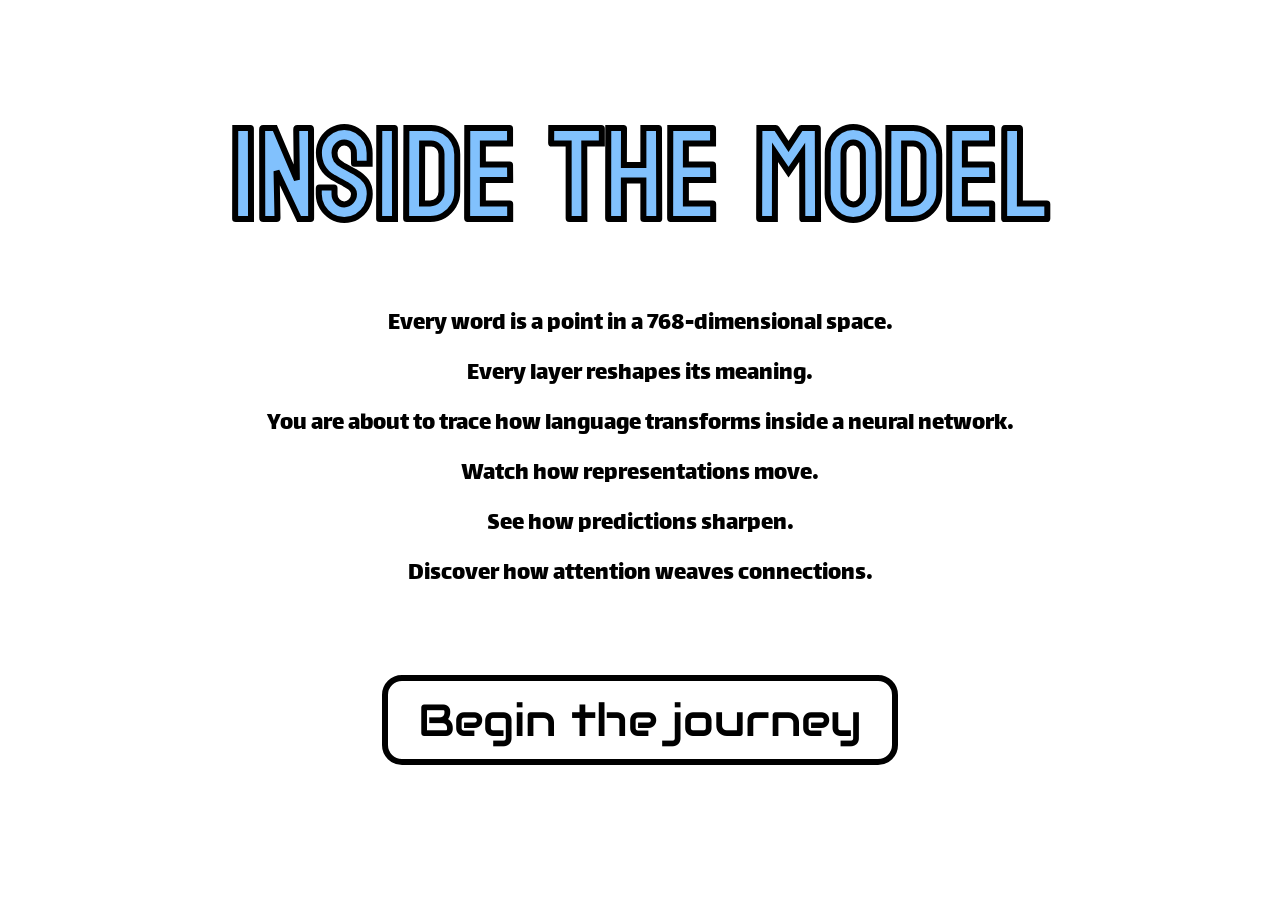
<file: frontend/index.html>
<!DOCTYPE html>
<html lang="en">
    <head>
        <meta charset="UTF-8">
        <meta name="viewport" content="width=device-width, initial-scale=1.0" />
        <title>Interpretative Interface</title>

        <link rel="preconnect" href="https://fonts.googleapis.com">
        <link rel="preconnect" href="https://fonts.gstatic.com" crossorigin>
        <link rel="stylesheet" href="https://fonts.googleapis.com/css2?family=Audiowide&family=Koulen&family=Lalezar&display=swap">
        <link rel="stylesheet" href="tokens.css">
        <link rel="stylesheet" href="style.css">
    </head>

    <body>
        <!-- screen-onboarding -->
        <div id="screen-onboarding" class="screen active">
            <div class="onboarding-title">INSIDE THE MODEL</div>
            <div class="onboarding-text">
                <p>Every word is a point in a 768-dimensional space.</p>
                <p>Every layer reshapes its meaning.</p>
                <p>You are about to trace how language transforms inside a neural network.</p>
                <p>Watch how representations move.</p>
                <p>See how predictions sharpen.</p>
                <p>Discover how attention weaves connections.</p>
            </div>
            <button id="begin-button" onclick="showScreen('screen-input')">Begin the journey</button>
        </div>

        <!-- screen-input -->
        <div id="screen-input" class="screen">
            <!-- text input -->
            <textarea id="text-input">The cat sat on the mat</textarea>
            <button id="tokenize-button" onclick="handleTokenizeClick()">Tokenize</button>
        </div>

        <!-- screen-tokens -->
        <div id="screen-tokens" class="screen">
            <!-- token chips -->
            <button class="back-token-button" onclick="showScreen('screen-input')">Back to input</button>

            <div id="token-chip-container"></div>
                <div class="action-buttons-container">
                    <button id="attention-button" onclick="handleAllLayersAttention()">Attention</button>
                    <button id="trace-button" onclick="handleTraceClick()" style="display: none;">Trace</button>
                    <button id="predict-button" onclick="handlePredictClick()" style="display: none;">Prediction</button>
                </div>
        </div>

        <!-- screen-trace -->
        <div id="screen-trace" class="screen">
            <!-- stacked planes: trajectory -->
            <button class="back-token-button" onclick="showScreen('screen-tokens')">Back to tokens</button>
        </div>

        <div id="screen-attention" class="screen">
            <!-- stacked planes: attention -->
            <button class="back-token-button" onclick="showScreen('screen-tokens')">Back to tokens</button>

            <div id="single-heatmap-view" style="display: none; margin-top: 40px;">
                <div class="layer-selector" style="justify-content: center; margin-bottom: 20px;">
                    <span class="layer-label">layer</span>
                    <div class="layer-chips" id="attention-layer-chips"></div>
                </div>

                <div class="layer-selector" style="justify-content: center; margin-bottom: 40px;">
                    <span class="layer-label">head</span>
                    <div class="layer-chips" id="attention-head-chips"></div>
                </div>
                
                <div id="single-heatmap-box" style="margin: 0 auto;"></div>
            </div>

            <div style="display: flex; justify-content: center; gap: 100px; margin-top: 30px;">
                <button onclick="handleMultiLayersAttention()" style="font-size: 25px; padding: 10px 20px;" >Multi-layer View</button>
                <button onclick="handleSingleHeadAttention()" style="font-size: 25px; padding: 10px 20px;">Single-Head View</button>
            </div>
        </div>

        <!-- screen-predict -->
        <div id="screen-predict" class="screen">
            <!-- logit lens -->
            <button class="back-token-button" onclick="showScreen('screen-tokens')">Back to tokens</button>
            
            <div class="predict-layout">
                <div class="predict-title">What is the next token?</div>
                <div id="predict-container"></div>

                <div id="predict-tokens-row"></div>

                <div class="layer-selector">
                    <span class="layer-label">layer</span>
                    <div class="layer-chips" id="predict-layer-chips"></div>
                </div>
            </div>
        </div>

        <div id="shared-planes-container" style="display: none;">
            <div class="plane"><div class="plane-label">0</div><div class="plane-content" id="plane-content-0"></div></div>
            <div class="plane"><div class="plane-label">1</div><div class="plane-content" id="plane-content-1"></div></div>
            <div class="plane"><div class="plane-label">2</div><div class="plane-content" id="plane-content-2"></div></div>
            <div class="plane"><div class="plane-label">3</div><div class="plane-content" id="plane-content-3"></div></div>
            <div class="plane"><div class="plane-label">4</div><div class="plane-content" id="plane-content-4"></div></div>
            <div class="plane"><div class="plane-label">5</div><div class="plane-content" id="plane-content-5"></div></div>
            <div class="plane"><div class="plane-label">6</div><div class="plane-content" id="plane-content-6"></div></div>
            <div class="plane"><div class="plane-label">7</div><div class="plane-content" id="plane-content-7"></div></div>
            <div class="plane"><div class="plane-label">8</div><div class="plane-content" id="plane-content-8"></div></div>
            <div class="plane"><div class="plane-label">9</div><div class="plane-content" id="plane-content-9"></div></div>
            <div class="plane"><div class="plane-label">10</div><div class="plane-content" id="plane-content-10"></div></div>
            <div class="plane"><div class="plane-label">11</div><div class="plane-content" id="plane-content-11"></div></div>
        </div>

        <div id="single-plane-view" style="display: none; padding-top: 50px;">
            <button class="back-token-button" onclick="handleClosePlaneClick()">Back to Trace</button>
            
            <div class="layer-selector" style="justify-content: center; margin-bottom: 30px;">
                <span class="layer-label">layer</span>
                <div class="layer-chips" id="single-plane-layer-chips"></div>
            </div>

            <div style="display: flex; justify-content: center; gap: 80px; align-items: flex-start; margin-top: 150px">
    
                <div style="display: flex; flex-direction: column; align-items: center; gap: 20px;">
                    <div id="single-plane-box">
                        <div id="single-plane-dots-container" style="position: absolute; inset: 15px;"></div>
                    </div>
                    <p style="font-size: 30px; margin: 0;">Selected tokens:</p>
                    <div id="single-plane-tokens-row"></div>
                </div>

                <div class="predict-layout" style="margin-top: 0; align-items: flex-start;">
                    <div class="predict-title" style="margin-bottom: 10px; width: 350px;">What is the next token?</div>
                    <div id="single-plane-predict-container" style="width: 350px; display: flex; flex-direction: column; gap: 15px;"></div>
                </div>
            </div>
        </div>
        
        <div id="trace-tokens-row" style="display: none;"></div>

        <script src="renderers.js"></script>

        <script src="app.js"></script>
    </body>
</html>
</file>
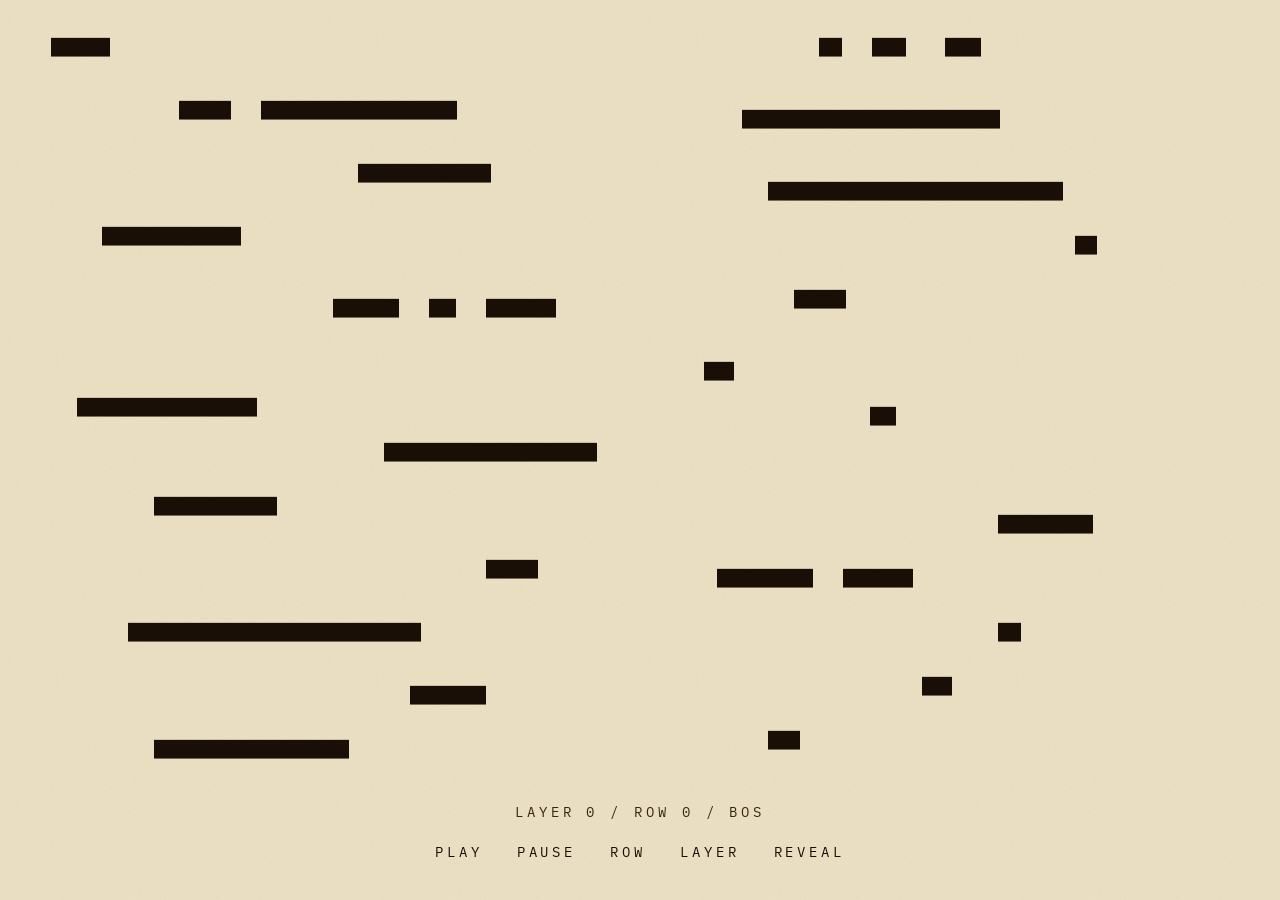
<file: prototypes-sp26/concrete-attention/index.html>
<!DOCTYPE html>
<html lang="en">
<head>
    <meta charset="UTF-8" />
    <title>Concrete Attention</title>
    <meta name="viewport" content="width=device-width, initial-scale=1.0" />
    <link rel="preconnect" href="https://fonts.googleapis.com">
    <link rel="preconnect" href="https://fonts.gstatic.com" crossorigin>
    <link href="https://fonts.googleapis.com/css2?family=Playfair+Display:ital,wght@0,400;0,500;0,600;1,400&family=IBM+Plex+Mono:wght@300;400&display=swap" rel="stylesheet">
    <link rel="stylesheet" href="style.css">
</head>
<body>
    <main class="page" id="page">
        <div class="composition" id="composition"></div>
    </main>
    <nav class="controls">
        <button id="playBtn" class="control-btn" type="button">play</button>
        <button id="pauseBtn" class="control-btn" type="button">pause</button>
        <button id="rowBtn" class="control-btn" type="button">row</button>
        <button id="layerBtn" class="control-btn" type="button">layer</button>
        <button id="revealBtn" class="control-btn" type="button">reveal</button>
        <span id="indicator" class="indicator"></span>
    </nav>
    <script src="app.js"></script>
</body>
</html>
</file>
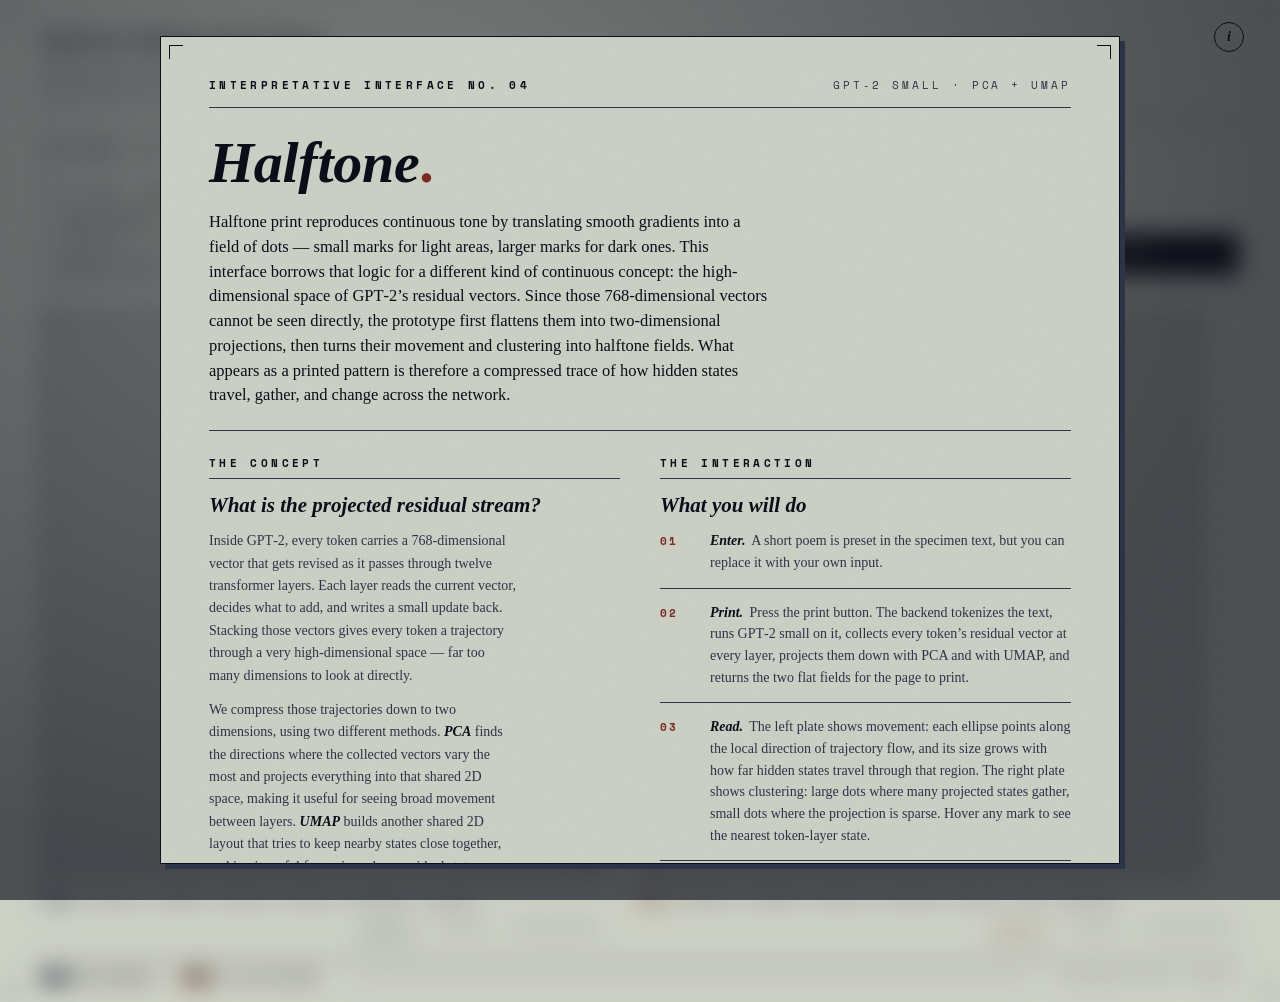
<file: prototypes-sp26/halftone/frontend/index.html>
<!DOCTYPE html>
<html lang="en">
<head>
    <meta charset="UTF-8" />
    <title>Halftone Hidden-State Prints</title>
    <meta name="viewport" content="width=device-width, initial-scale=1.0" />
    <link rel="preconnect" href="https://fonts.googleapis.com">
    <link rel="preconnect" href="https://fonts.gstatic.com" crossorigin>
    <link href="https://fonts.googleapis.com/css2?family=Old+Standard+TT:ital,wght@0,400;0,700;1,400&family=Space+Mono:ital,wght@0,400;0,700;1,400&display=swap" rel="stylesheet">
    <link rel="stylesheet" href="style.css">
</head>
<body>
    <main class="page" id="page">
        <span class="crop-mark crop-tl"></span>
        <span class="crop-mark crop-tr"></span>
        <span class="crop-mark crop-bl"></span>
        <span class="crop-mark crop-br"></span>

        <header class="masthead">
            <h1 class="title">Halftone Hidden&#8209;State Prints</h1>
            <p class="masthead-desc">
                Halftone plates of GPT&#8209;2 small&rsquo;s residual stream &mdash;
                one prints where states travel between layers,
                the other where they cluster across the network.
                Enter text below and press <em>print</em>;
                hover any print to surface a token&#8209;layer point.
            </p>
        </header>

        <section class="specimen-strip">
            <div class="specimen-text">
                <span class="section-label">specimen text</span>
                <textarea id="textInput" class="text-input" spellcheck="false"></textarea>
            </div>
            <div class="specimen-action">
                <button id="produceBtn" class="produce-btn" type="button">print</button>
            </div>
        </section>

        <section class="plates">
            <figure class="plate plate-pca">
                <div class="plate-frame">
                    <span class="reg-cross reg-tl">&plus;</span>
                    <span class="reg-cross reg-tr">&plus;</span>
                    <span class="reg-cross reg-bl">&plus;</span>
                    <span class="reg-cross reg-br">&plus;</span>
                    <canvas id="pcaCanvas" class="halftone-canvas halftone-view" width="800" height="800"></canvas>
                    <canvas id="pcaTraceCanvas" class="halftone-canvas trace-view" width="800" height="800"></canvas>
                </div>
                <figcaption class="plate-caption">
                    <span class="fig-mark">Fig.&nbsp;1</span>
                    <span class="plate-desc">where hidden states travel between layers</span>
                    <span class="view-toggle" role="group" aria-label="view">
                        <button class="view-toggle-opt is-active" data-view="plate" type="button">plate</button>
                        <span class="view-toggle-sep" aria-hidden="true">/</span>
                        <button class="view-toggle-opt" data-view="trace" type="button">trace</button>
                        <span class="view-toggle-sep" aria-hidden="true">/</span>
                        <button class="view-toggle-opt" data-view="overprint" type="button">overprint</button>
                    </span>
                </figcaption>
            </figure>

            <figure class="plate plate-umap">
                <div class="plate-frame">
                    <span class="reg-cross reg-tl">&plus;</span>
                    <span class="reg-cross reg-tr">&plus;</span>
                    <span class="reg-cross reg-bl">&plus;</span>
                    <span class="reg-cross reg-br">&plus;</span>
                    <canvas id="umapCanvas" class="halftone-canvas halftone-view" width="800" height="800"></canvas>
                    <canvas id="umapTraceCanvas" class="halftone-canvas trace-view" width="800" height="800"></canvas>
                </div>
                <figcaption class="plate-caption">
                    <span class="fig-mark">Fig.&nbsp;2</span>
                    <span class="plate-desc">where hidden states cluster across the network</span>
                    <span class="view-toggle" role="group" aria-label="view">
                        <button class="view-toggle-opt is-active" data-view="plate" type="button">plate</button>
                        <span class="view-toggle-sep" aria-hidden="true">/</span>
                        <button class="view-toggle-opt" data-view="trace" type="button">trace</button>
                        <span class="view-toggle-sep" aria-hidden="true">/</span>
                        <button class="view-toggle-opt" data-view="overprint" type="button">overprint</button>
                    </span>
                </figcaption>
            </figure>
        </section>

        <footer class="color-bar">
            <span class="ink-pair">
                <span class="swatch swatch-pca"></span>
                <span class="ink-label">movement</span>
            </span>
            <span class="ink-pair">
                <span class="swatch swatch-umap"></span>
                <span class="ink-label">clustering</span>
            </span>
            <span class="bar-rule"></span>
            <span class="bar-meta">hidden&#8209;state print</span>
        </footer>

        <div id="tooltip" class="tooltip" role="tooltip"></div>
    </main>

    <div id="intro" class="intro is-open" aria-modal="true" role="dialog" aria-labelledby="intro-title">
        <div class="intro-scrim" aria-hidden="true"></div>
        <article class="intro-card">
            <span class="intro-crop intro-crop-tl"></span>
            <span class="intro-crop intro-crop-tr"></span>
            <span class="intro-crop intro-crop-bl"></span>
            <span class="intro-crop intro-crop-br"></span>

            <header class="intro-head">
                <span class="intro-eyebrow">Interpretative Interface No. 04</span>
                <span class="intro-figno">GPT&#8209;2 small &middot; PCA + UMAP</span>
            </header>

            <h1 id="intro-title" class="intro-title">Halftone<span class="intro-title-dot">.</span></h1>

            <p class="intro-lede">
                Halftone print reproduces continuous tone by translating smooth gradients into a
                field of dots &mdash; small marks for light areas, larger marks for dark
                ones. This interface borrows that logic for a different kind of continuous concept:
                the high-dimensional space of GPT&#8209;2&rsquo;s residual vectors. Since those
                768-dimensional vectors cannot be seen directly, the prototype first flattens them
                into two-dimensional projections, then turns their movement and clustering into
                halftone fields. What appears as a printed pattern is therefore a compressed trace
                of how hidden states travel, gather, and change across the network.
            </p>

            <hr class="intro-rule">

            <div class="intro-cols">
                <section class="intro-col">
                    <div class="intro-col-label">
                        <span>The concept</span>
                    </div>
                    <h2 class="intro-h2">What is the projected residual stream?</h2>
                    <p class="intro-body">
                        Inside GPT&#8209;2, every token carries a 768-dimensional vector that gets
                        revised as it passes through twelve transformer layers. Each layer reads
                        the current vector, decides what to add, and writes a small update back.
                        Stacking those vectors gives every token a trajectory through a very
                        high-dimensional space &mdash; far too many dimensions to look at directly.
                    </p>
                    <p class="intro-body">
                        We compress those trajectories down to two dimensions, using two
                        different methods. <em>PCA</em> finds the directions where the collected
                        vectors vary the most and projects everything into that shared 2D space,
                        making it useful for seeing broad movement between layers. <em>UMAP</em>
                        builds another shared 2D layout that tries to keep nearby states close
                        together, making it useful for seeing where residual states cluster.
                    </p>
                    <p class="intro-body">
                        A halftone field then samples each projection on a regular grid. At each
                        grid position, the prototype estimates what is happening nearby &mdash; for
                        PCA, the average layer-to-layer movement and the direction it&rsquo;s
                        heading; for UMAP, the local density of projected states. The result is
                        not the 768-dimensional vector itself but a printed surface made from its
                        projected motion and density.
                    </p>
                </section>

                <section class="intro-col">
                    <div class="intro-col-label">
                        <span>The interaction</span>
                    </div>
                    <h2 class="intro-h2">What you will do</h2>
                    <ol class="intro-steps">
                        <li>
                            <span class="intro-step-num">01</span>
                            <span class="intro-step-body">
                                <strong>Enter.</strong> A short poem is preset in the specimen text, but you can replace
                                it with your own input.
                            </span>
                        </li>
                        <li>
                            <span class="intro-step-num">02</span>
                            <span class="intro-step-body">
                                <strong>Print.</strong> Press the print button. The backend tokenizes
                                the text, runs GPT&#8209;2 small on it, collects every token&rsquo;s
                                residual vector at every layer, projects them down with PCA and with
                                UMAP, and returns the two flat fields for the page to print.
                            </span>
                        </li>
                        <li>
                            <span class="intro-step-num">03</span>
                            <span class="intro-step-body">
                                <strong>Read.</strong> The left plate shows movement: each ellipse
                                points along the local direction of trajectory flow, and its size
                                grows with how far hidden states travel through that region. The
                                right plate shows clustering: large dots where many projected states
                                gather, small dots where the projection is sparse. Hover any mark to see
                                the nearest token-layer state.
                            </span>
                        </li>
                        <li>
                            <span class="intro-step-num">04</span>
                            <span class="intro-step-body">
                                <strong>Toggle.</strong> Beside each plate&rsquo;s caption is a
                                small <em>plate / trace / overprint</em> switch. Plate shows the
                                halftone, trace replaces it with the underlying token trajectories
                                &mdash; one colored polyline per token, threaded through twelve
                                layers, with a dot at each layer, and overprint stacks the
                                trace on top of the halftone for direct comparison.
                            </span>
                        </li>
                    </ol>
                </section>
            </div>

            <footer class="intro-foot">
                <span class="intro-foot-caption">
                    Swatchbook of tangible XAI prototypes &middot; Spring 2026 &middot;
                    CSE 494 / HCDE 599
                </span>
                <button id="introBegin" class="intro-begin" type="button">
                    <span>Begin</span>
                    <span class="intro-begin-arrow">&rarr;</span>
                </button>
            </footer>
        </article>
    </div>

    <button id="introReopen" class="intro-reopen" type="button" aria-label="About this interface">
        <span class="intro-reopen-i">i</span>
    </button>

    <script src="app.js"></script>
    <script>
        (() => {
            const intro = document.getElementById('intro');
            const beginBtn = document.getElementById('introBegin');
            const reopenBtn = document.getElementById('introReopen');
            const page = document.getElementById('page');
            const close = () => {
                intro.classList.remove('is-open');
                page.classList.remove('is-blurred');
            };
            const open = () => {
                intro.classList.add('is-open');
                page.classList.add('is-blurred');
            };
            page.classList.add('is-blurred');
            beginBtn.addEventListener('click', close);
            reopenBtn.addEventListener('click', open);
            document.addEventListener('keydown', (e) => {
                if (e.key === 'Escape' && intro.classList.contains('is-open')) close();
            });
            intro.querySelector('.intro-scrim').addEventListener('click', close);
        })();
    </script>
</body>
</html>
</file>
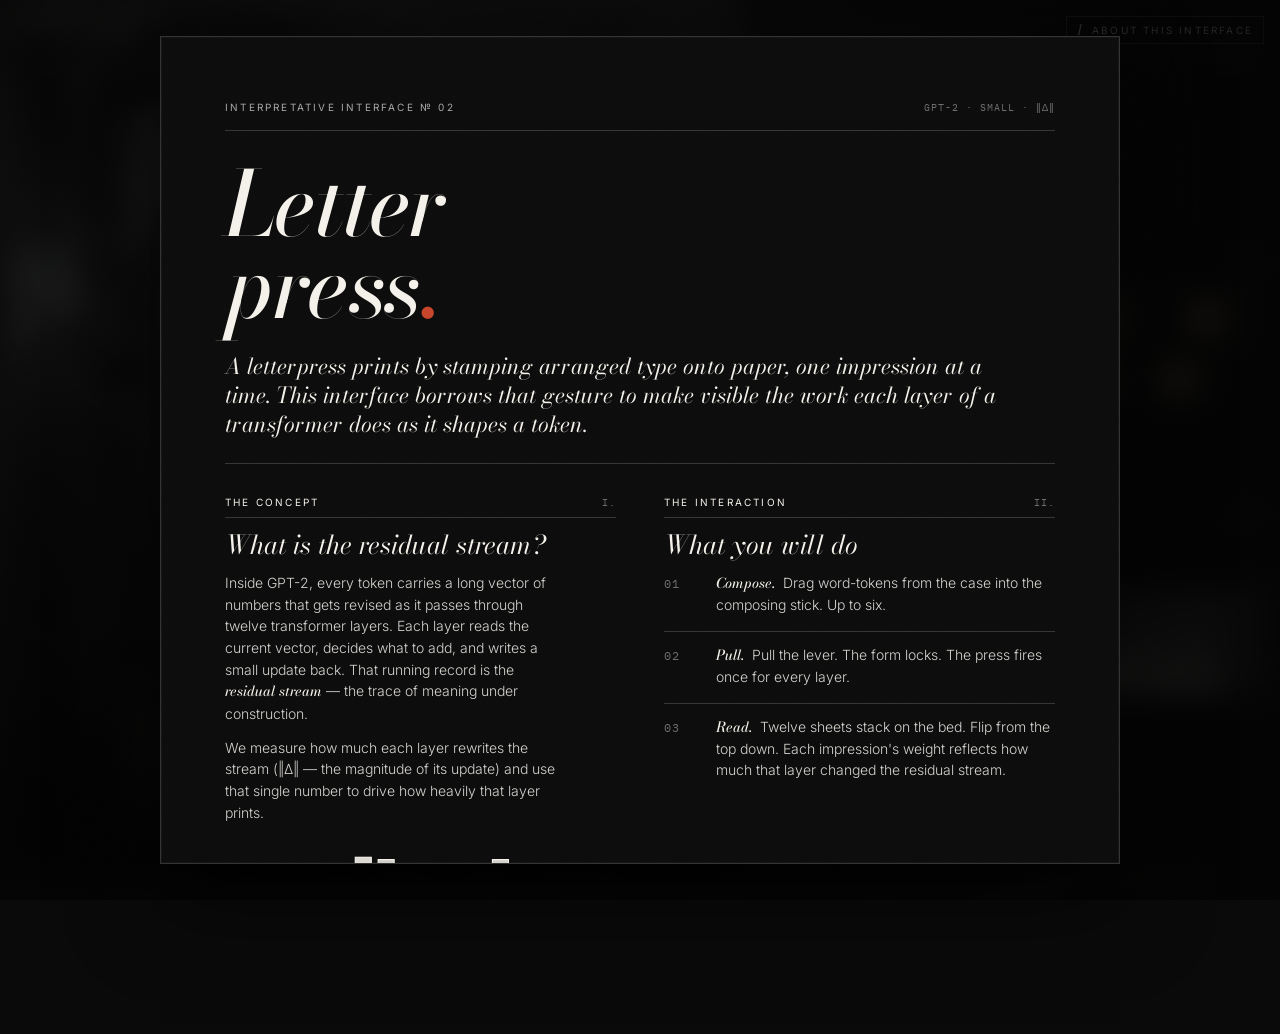
<file: prototypes-sp26/letterpress-v2/frontend/index.html>
<!DOCTYPE html>
<html lang="en">
<head>
    <meta charset="UTF-8" />
    <title>Letterpress</title>
    <meta name="viewport" content="width=device-width, initial-scale=1.0" />
    <link rel="preconnect" href="https://fonts.googleapis.com">
    <link rel="preconnect" href="https://fonts.gstatic.com" crossorigin>
    <link href="https://fonts.googleapis.com/css2?family=Bodoni+Moda:ital,opsz,wght@0,6..96,400;0,6..96,500;1,6..96,400;1,6..96,500&family=Inter:wght@300;400;500&family=IBM+Plex+Mono:wght@300;400;500&display=swap" rel="stylesheet">
    <link rel="stylesheet" href="../../shared/tokens.css">
    <link rel="stylesheet" href="style.css">
</head>
<body>
    <svg class="defs" width="0" height="0" aria-hidden="true">
        <defs>
            <filter id="ink-trace" x="-50%" y="-50%" width="200%" height="200%">
                <feFlood flood-color="rgb(8,14,36)" result="ink"/>
                <feMorphology in="SourceAlpha" operator="dilate" radius="0.5" result="s1"/>
                <feTurbulence type="fractalNoise" baseFrequency="0.7" numOctaves="2" seed="3" result="n1"/>
                <feDisplacementMap in="s1" in2="n1" scale="1.0" xChannelSelector="R" yChannelSelector="G" result="d1"/>
                <feGaussianBlur in="d1" stdDeviation="0.4" result="h1b"/>
                <feOffset in="h1b" dx="0.4" dy="-0.2" result="h1a"/>
                <feComposite in="ink" in2="h1a" operator="in" result="h1c"/>
                <feComponentTransfer in="h1c" result="h1">
                    <feFuncA type="linear" slope="0.25"/>
                </feComponentTransfer>
                <feMerge>
                    <feMergeNode in="h1"/>
                    <feMergeNode in="SourceGraphic"/>
                </feMerge>
            </filter>

            <filter id="ink-faint" x="-100%" y="-100%" width="300%" height="300%">
                <feFlood flood-color="rgb(8,14,36)" result="ink"/>
                <feMorphology in="SourceAlpha" operator="dilate" radius="1.2" result="s1"/>
                <feTurbulence type="fractalNoise" baseFrequency="0.55" numOctaves="2" seed="2" result="n1"/>
                <feDisplacementMap in="s1" in2="n1" scale="2.5" xChannelSelector="R" yChannelSelector="G" result="d1"/>
                <feGaussianBlur in="d1" stdDeviation="1.0" result="h1b"/>
                <feOffset in="h1b" dx="0.8" dy="-0.4" result="h1a"/>
                <feComposite in="ink" in2="h1a" operator="in" result="h1c"/>
                <feComponentTransfer in="h1c" result="h1">
                    <feFuncA type="linear" slope="0.55"/>
                </feComponentTransfer>
                <feMorphology in="SourceAlpha" operator="dilate" radius="2.5" result="s2"/>
                <feGaussianBlur in="s2" stdDeviation="3" result="h2b"/>
                <feOffset in="h2b" dx="-1.6" dy="1.2" result="h2a"/>
                <feComposite in="ink" in2="h2a" operator="in" result="h2c"/>
                <feComponentTransfer in="h2c" result="h2">
                    <feFuncA type="linear" slope="0.30"/>
                </feComponentTransfer>
                <feMerge>
                    <feMergeNode in="h2"/>
                    <feMergeNode in="h1"/>
                    <feMergeNode in="SourceGraphic"/>
                </feMerge>
            </filter>

            <filter id="ink-mild" x="-100%" y="-100%" width="300%" height="300%">
                <feFlood flood-color="rgb(8,14,36)" result="ink"/>
                <feMorphology in="SourceAlpha" operator="dilate" radius="2.0" result="s1"/>
                <feTurbulence type="fractalNoise" baseFrequency="0.45" numOctaves="2" seed="4" result="n1"/>
                <feDisplacementMap in="s1" in2="n1" scale="4.5" xChannelSelector="R" yChannelSelector="G" result="d1"/>
                <feGaussianBlur in="d1" stdDeviation="1.4" result="h1b"/>
                <feOffset in="h1b" dx="-1.2" dy="0.6" result="h1a"/>
                <feComposite in="ink" in2="h1a" operator="in" result="h1c"/>
                <feComponentTransfer in="h1c" result="h1">
                    <feFuncA type="linear" slope="0.70"/>
                </feComponentTransfer>
                <feMorphology in="SourceAlpha" operator="dilate" radius="4.5" result="s2"/>
                <feGaussianBlur in="s2" stdDeviation="4.5" result="h2b"/>
                <feOffset in="h2b" dx="2.5" dy="1.5" result="h2a"/>
                <feComposite in="ink" in2="h2a" operator="in" result="h2c"/>
                <feComponentTransfer in="h2c" result="h2">
                    <feFuncA type="linear" slope="0.40"/>
                </feComponentTransfer>
                <feMerge>
                    <feMergeNode in="h2"/>
                    <feMergeNode in="h1"/>
                    <feMergeNode in="SourceGraphic"/>
                </feMerge>
            </filter>

            <filter id="ink-medium" x="-120%" y="-120%" width="340%" height="340%">
                <feFlood flood-color="rgb(8,14,36)" result="ink"/>
                <feMorphology in="SourceAlpha" operator="dilate" radius="3.0" result="s1"/>
                <feTurbulence type="fractalNoise" baseFrequency="0.35" numOctaves="3" seed="6" result="n1"/>
                <feDisplacementMap in="s1" in2="n1" scale="7" xChannelSelector="R" yChannelSelector="G" result="d1"/>
                <feGaussianBlur in="d1" stdDeviation="2.2" result="h1b"/>
                <feOffset in="h1b" dx="1.8" dy="-1.0" result="h1a"/>
                <feComposite in="ink" in2="h1a" operator="in" result="h1c"/>
                <feComponentTransfer in="h1c" result="h1">
                    <feFuncA type="linear" slope="0.85"/>
                </feComponentTransfer>
                <feMorphology in="SourceAlpha" operator="dilate" radius="7" result="s2"/>
                <feGaussianBlur in="s2" stdDeviation="6.5" result="h2b"/>
                <feOffset in="h2b" dx="-3.5" dy="2.5" result="h2a"/>
                <feComposite in="ink" in2="h2a" operator="in" result="h2c"/>
                <feComponentTransfer in="h2c" result="h2">
                    <feFuncA type="linear" slope="0.50"/>
                </feComponentTransfer>
                <feMerge>
                    <feMergeNode in="h2"/>
                    <feMergeNode in="h1"/>
                    <feMergeNode in="SourceGraphic"/>
                </feMerge>
            </filter>

            <filter id="ink-heavy" x="-140%" y="-140%" width="380%" height="380%">
                <feFlood flood-color="rgb(8,14,36)" result="ink"/>
                <feMorphology in="SourceAlpha" operator="dilate" radius="4.5" result="s1"/>
                <feTurbulence type="fractalNoise" baseFrequency="0.28" numOctaves="3" seed="8" result="n1"/>
                <feDisplacementMap in="s1" in2="n1" scale="11" xChannelSelector="R" yChannelSelector="G" result="d1"/>
                <feGaussianBlur in="d1" stdDeviation="3.2" result="h1b"/>
                <feOffset in="h1b" dx="-2.0" dy="1.4" result="h1a"/>
                <feComposite in="ink" in2="h1a" operator="in" result="h1c"/>
                <feComponentTransfer in="h1c" result="h1">
                    <feFuncA type="linear" slope="0.95"/>
                </feComponentTransfer>
                <feMorphology in="SourceAlpha" operator="dilate" radius="10" result="s2"/>
                <feGaussianBlur in="s2" stdDeviation="9" result="h2b"/>
                <feOffset in="h2b" dx="4.5" dy="-3.0" result="h2a"/>
                <feComposite in="ink" in2="h2a" operator="in" result="h2c"/>
                <feComponentTransfer in="h2c" result="h2">
                    <feFuncA type="linear" slope="0.60"/>
                </feComponentTransfer>
                <feMerge>
                    <feMergeNode in="h2"/>
                    <feMergeNode in="h1"/>
                    <feMergeNode in="SourceGraphic"/>
                </feMerge>
            </filter>

        </defs>
    </svg>

    <main class="shop amalgam">
        <section class="bed" id="bed">
            <img class="bed-img" src="assets/processed/new bed 2.jpeg" alt="" aria-hidden="true">
            <div class="bed-caption">Fig. 02 · Letterpress  ·  ‖Δ‖ accumulated residual change, layers 00–11</div>
            <div class="form-area">
                <div id="lockedType" class="locked-type"></div>
                <div id="paperStack" class="paper-stack"></div>
            </div>
        </section>

        <aside class="workspace">
            <header class="workspace-header">
                <div class="ws-meta">
                    <span class="ws-eyebrow">Interpretative Interface № 02</span>
                    <span class="ws-figno">GPT-2 · small</span>
                </div>
                <h1 class="ws-title">Letterpress<span class="ws-title-dot">.</span></h1>
                <p class="ws-sub">Compose a line. Pull the lever. The press prints twelve sheets — one per transformer layer — each impressed in proportion to how much that layer rewrites the residual stream.</p>
            </header>

            <div class="ws-section ws-section--pool">
                <div class="ws-label-row">
                    <span class="ws-label">Tokens</span>
                    <span class="ws-numeric">case</span>
                </div>
                <div class="token-pool" id="tokenPool"></div>
            </div>

            <div class="ws-section ws-section--stick">
                <div class="ws-label-row">
                    <span class="ws-label">Composing stick</span>
                    <span class="ws-numeric">≤ 06</span>
                </div>
                <div class="composing-stick" id="composingStick">
                    <img class="stick-img" src="assets/processed/composing_stick_empty.png" alt="" aria-hidden="true">
                    <div class="stick-tray" id="stickTray"></div>
                </div>
            </div>

            <div class="ws-section ws-section--lever">
                <div class="ws-label-row">
                    <span class="ws-label">Pull to print</span>
                    <span class="ws-numeric">↓</span>
                </div>
                <button class="lever" id="leverBtn" type="button" aria-label="pull to print">
                    <img class="lever-img" src="assets/processed/lever.png" alt="" aria-hidden="true">
                </button>
            </div>
        </aside>
    </main>

    <!-- =========================================================
         ONBOARDING — magazine opener card, blurred-prototype bg.
         Click "Begin" (or the card) to fade out; reopenable via
         the "About this interface" link in the workspace header.
         ========================================================= -->
    <div id="intro" class="intro is-open" aria-modal="true" role="dialog" aria-labelledby="intro-title">
        <div class="intro-scrim" aria-hidden="true"></div>

        <article class="intro-card">

            <header class="intro-head">
                <span class="intro-eyebrow">Interpretative Interface № 02</span>
                <span class="intro-figno">GPT-2 · small  ·  ‖Δ‖</span>
            </header>

            <h1 id="intro-title" class="intro-title">
                <span class="intro-title-line">Letter</span>
                <span class="intro-title-line">press<span class="intro-title-dot">.</span></span>
            </h1>

            <p class="intro-lede">
                A letterpress prints by stamping arranged type onto paper, one
                impression at a time. This interface borrows that gesture to
                make visible the work each layer of a transformer does as it
                shapes a token.
            </p>

            <hr class="intro-rule">

            <div class="intro-cols">

                <section class="intro-col">
                    <div class="intro-col-label">
                        <span>The concept</span>
                        <span class="intro-numeric">i.</span>
                    </div>
                    <h2 class="intro-h2">What is the residual stream?</h2>
                    <p class="intro-body">
                        Inside GPT-2, every token carries a long vector of
                        numbers that gets revised as it passes through twelve
                        transformer layers. Each layer reads the current vector,
                        decides what to add, and writes a small update back.
                        That running record is the <em>residual stream</em> —
                        the trace of meaning under construction.
                    </p>
                    <p class="intro-body">
                        We measure how much each layer rewrites the stream
                        (‖Δ‖ — the magnitude of its update) and use that single
                        number to drive how heavily that layer prints.
                    </p>

                    <!-- Tiny diagram: residual stream growing layer by layer -->
                    <svg class="intro-diagram" viewBox="0 0 280 70" aria-hidden="true">
                        <g fill="none" stroke="currentColor" stroke-width="1">
                            <!-- baseline -->
                            <line x1="10" y1="55" x2="270" y2="55" stroke-opacity="0.4"/>
                            <!-- 12 layer ticks with growing bars -->
                            <g>
                                <rect x="14"  y="48" width="14" height="7"  fill="currentColor" fill-opacity="0.25"/>
                                <rect x="34"  y="44" width="14" height="11" fill="currentColor" fill-opacity="0.35"/>
                                <rect x="54"  y="38" width="14" height="17" fill="currentColor" fill-opacity="0.5"/>
                                <rect x="74"  y="30" width="14" height="25" fill="currentColor" fill-opacity="0.65"/>
                                <rect x="94"  y="22" width="14" height="33" fill="currentColor" fill-opacity="0.78"/>
                                <rect x="114" y="16" width="14" height="39" fill="currentColor" fill-opacity="0.9"/>
                                <rect x="134" y="18" width="14" height="37" fill="currentColor" fill-opacity="0.85"/>
                                <rect x="154" y="24" width="14" height="31" fill="currentColor" fill-opacity="0.72"/>
                                <rect x="174" y="28" width="14" height="27" fill="currentColor" fill-opacity="0.62"/>
                                <rect x="194" y="26" width="14" height="29" fill="currentColor" fill-opacity="0.68"/>
                                <rect x="214" y="22" width="14" height="33" fill="currentColor" fill-opacity="0.78"/>
                                <rect x="234" y="18" width="14" height="37" fill="currentColor" fill-opacity="0.86"/>
                            </g>
                        </g>
                        <text x="14"  y="68" font-family="IBM Plex Mono, monospace" font-size="7" fill="currentColor" fill-opacity="0.6">ℓ00</text>
                        <text x="234" y="68" font-family="IBM Plex Mono, monospace" font-size="7" fill="currentColor" fill-opacity="0.6">ℓ11</text>
                        <text x="120" y="68" font-family="IBM Plex Mono, monospace" font-size="7" fill="currentColor" fill-opacity="0.6">‖Δ‖ per layer</text>
                    </svg>
                </section>

                <section class="intro-col">
                    <div class="intro-col-label">
                        <span>The interaction</span>
                        <span class="intro-numeric">ii.</span>
                    </div>
                    <h2 class="intro-h2">What you will do</h2>

                    <ol class="intro-steps">
                        <li>
                            <span class="intro-step-num">01</span>
                            <span class="intro-step-body">
                                <strong>Compose.</strong> Drag word-tokens from
                                the case into the composing stick. Up to six.
                            </span>
                        </li>
                        <li>
                            <span class="intro-step-num">02</span>
                            <span class="intro-step-body">
                                <strong>Pull.</strong> Pull the lever. The form
                                locks. The press fires once for every layer.
                            </span>
                        </li>
                        <li>
                            <span class="intro-step-num">03</span>
                            <span class="intro-step-body">
                                <strong>Read.</strong> Twelve sheets stack on
                                the bed. Flip from the top down. Each
                                impression's weight reflects how much that
                                layer changed the residual stream.
                            </span>
                        </li>
                    </ol>
                </section>
            </div>

            <footer class="intro-foot">
                <span class="intro-foot-caption">
                    Swatchbook of tangible XAI prototypes · Spring 2026 ·
                    CSE 494 / HCDE 599
                </span>
                <button id="introBegin" class="intro-begin" type="button">
                    <span>Begin</span>
                    <span class="intro-begin-arrow">→</span>
                </button>
            </footer>
        </article>
    </div>

    <!-- "About this interface" — reopen the onboarding from the workspace -->
    <button id="introReopen" class="intro-reopen" type="button" aria-label="About this interface">
        <span class="intro-reopen-i">i</span>
        <span class="intro-reopen-label">About this interface</span>
    </button>

    <script>
        (() => {
            const intro = document.getElementById('intro');
            const beginBtn = document.getElementById('introBegin');
            const reopenBtn = document.getElementById('introReopen');
            const shop = document.querySelector('.shop');

            const close = () => {
                intro.classList.remove('is-open');
                intro.classList.add('is-closing');
                shop.classList.remove('is-blurred');
                setTimeout(() => intro.classList.remove('is-closing'), 600);
            };
            const open = () => {
                intro.classList.add('is-open');
                shop.classList.add('is-blurred');
            };

            // Start blurred on first paint
            shop.classList.add('is-blurred');

            beginBtn.addEventListener('click', close);
            reopenBtn.addEventListener('click', open);

            // Esc closes; clicking the dark scrim around the card also closes
            document.addEventListener('keydown', (e) => {
                if (e.key === 'Escape' && intro.classList.contains('is-open')) close();
            });
            intro.querySelector('.intro-scrim').addEventListener('click', close);
        })();
    </script>

    <script src="app.js"></script>
</body>
</html>
</file>
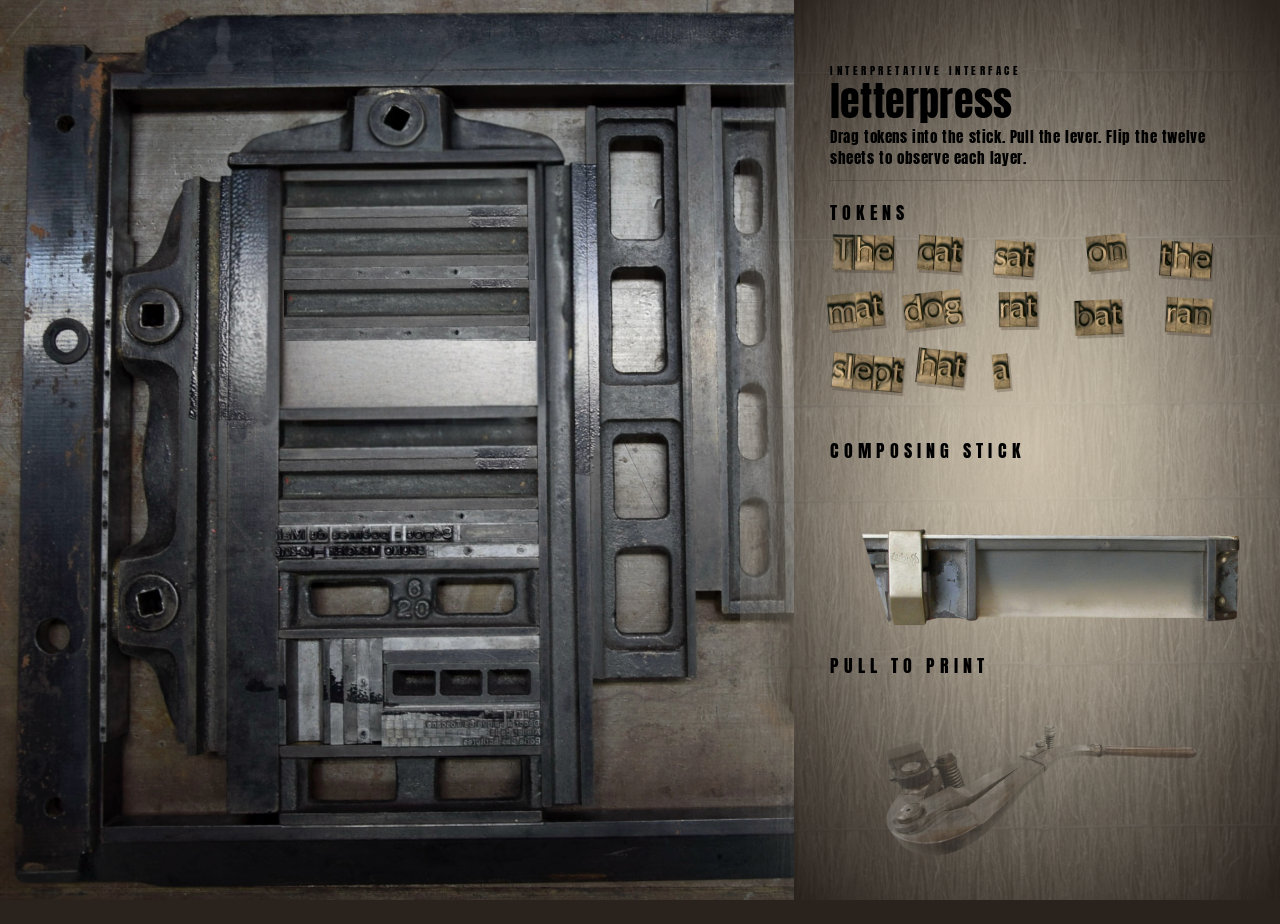
<file: prototypes-sp26/letterpress/frontend/index.html>
<!DOCTYPE html>
<html lang="en">
<head>
    <meta charset="UTF-8" />
    <title>Letterpress</title>
    <meta name="viewport" content="width=device-width, initial-scale=1.0" />
    <link rel="preconnect" href="https://fonts.googleapis.com">
    <link rel="preconnect" href="https://fonts.gstatic.com" crossorigin>
    <link href="https://fonts.googleapis.com/css2?family=Anton&family=IBM+Plex+Mono:wght@300;400;500&display=swap" rel="stylesheet">
    <link rel="stylesheet" href="style.css">
</head>
<body>
    <svg class="defs" width="0" height="0" aria-hidden="true">
        <defs>
            <filter id="ink-trace" x="-50%" y="-50%" width="200%" height="200%">
                <feFlood flood-color="rgb(8,14,36)" result="ink"/>
                <feMorphology in="SourceAlpha" operator="dilate" radius="0.5" result="s1"/>
                <feTurbulence type="fractalNoise" baseFrequency="0.7" numOctaves="2" seed="3" result="n1"/>
                <feDisplacementMap in="s1" in2="n1" scale="1.0" xChannelSelector="R" yChannelSelector="G" result="d1"/>
                <feGaussianBlur in="d1" stdDeviation="0.4" result="h1b"/>
                <feOffset in="h1b" dx="0.4" dy="-0.2" result="h1a"/>
                <feComposite in="ink" in2="h1a" operator="in" result="h1c"/>
                <feComponentTransfer in="h1c" result="h1">
                    <feFuncA type="linear" slope="0.25"/>
                </feComponentTransfer>
                <feMerge>
                    <feMergeNode in="h1"/>
                    <feMergeNode in="SourceGraphic"/>
                </feMerge>
            </filter>

            <filter id="ink-faint" x="-100%" y="-100%" width="300%" height="300%">
                <feFlood flood-color="rgb(8,14,36)" result="ink"/>
                <feMorphology in="SourceAlpha" operator="dilate" radius="1.2" result="s1"/>
                <feTurbulence type="fractalNoise" baseFrequency="0.55" numOctaves="2" seed="2" result="n1"/>
                <feDisplacementMap in="s1" in2="n1" scale="2.5" xChannelSelector="R" yChannelSelector="G" result="d1"/>
                <feGaussianBlur in="d1" stdDeviation="1.0" result="h1b"/>
                <feOffset in="h1b" dx="0.8" dy="-0.4" result="h1a"/>
                <feComposite in="ink" in2="h1a" operator="in" result="h1c"/>
                <feComponentTransfer in="h1c" result="h1">
                    <feFuncA type="linear" slope="0.55"/>
                </feComponentTransfer>
                <feMorphology in="SourceAlpha" operator="dilate" radius="2.5" result="s2"/>
                <feGaussianBlur in="s2" stdDeviation="3" result="h2b"/>
                <feOffset in="h2b" dx="-1.6" dy="1.2" result="h2a"/>
                <feComposite in="ink" in2="h2a" operator="in" result="h2c"/>
                <feComponentTransfer in="h2c" result="h2">
                    <feFuncA type="linear" slope="0.30"/>
                </feComponentTransfer>
                <feMerge>
                    <feMergeNode in="h2"/>
                    <feMergeNode in="h1"/>
                    <feMergeNode in="SourceGraphic"/>
                </feMerge>
            </filter>

            <filter id="ink-mild" x="-100%" y="-100%" width="300%" height="300%">
                <feFlood flood-color="rgb(8,14,36)" result="ink"/>
                <feMorphology in="SourceAlpha" operator="dilate" radius="2.0" result="s1"/>
                <feTurbulence type="fractalNoise" baseFrequency="0.45" numOctaves="2" seed="4" result="n1"/>
                <feDisplacementMap in="s1" in2="n1" scale="4.5" xChannelSelector="R" yChannelSelector="G" result="d1"/>
                <feGaussianBlur in="d1" stdDeviation="1.4" result="h1b"/>
                <feOffset in="h1b" dx="-1.2" dy="0.6" result="h1a"/>
                <feComposite in="ink" in2="h1a" operator="in" result="h1c"/>
                <feComponentTransfer in="h1c" result="h1">
                    <feFuncA type="linear" slope="0.70"/>
                </feComponentTransfer>
                <feMorphology in="SourceAlpha" operator="dilate" radius="4.5" result="s2"/>
                <feGaussianBlur in="s2" stdDeviation="4.5" result="h2b"/>
                <feOffset in="h2b" dx="2.5" dy="1.5" result="h2a"/>
                <feComposite in="ink" in2="h2a" operator="in" result="h2c"/>
                <feComponentTransfer in="h2c" result="h2">
                    <feFuncA type="linear" slope="0.40"/>
                </feComponentTransfer>
                <feMerge>
                    <feMergeNode in="h2"/>
                    <feMergeNode in="h1"/>
                    <feMergeNode in="SourceGraphic"/>
                </feMerge>
            </filter>

            <filter id="ink-medium" x="-120%" y="-120%" width="340%" height="340%">
                <feFlood flood-color="rgb(8,14,36)" result="ink"/>
                <feMorphology in="SourceAlpha" operator="dilate" radius="3.0" result="s1"/>
                <feTurbulence type="fractalNoise" baseFrequency="0.35" numOctaves="3" seed="6" result="n1"/>
                <feDisplacementMap in="s1" in2="n1" scale="7" xChannelSelector="R" yChannelSelector="G" result="d1"/>
                <feGaussianBlur in="d1" stdDeviation="2.2" result="h1b"/>
                <feOffset in="h1b" dx="1.8" dy="-1.0" result="h1a"/>
                <feComposite in="ink" in2="h1a" operator="in" result="h1c"/>
                <feComponentTransfer in="h1c" result="h1">
                    <feFuncA type="linear" slope="0.85"/>
                </feComponentTransfer>
                <feMorphology in="SourceAlpha" operator="dilate" radius="7" result="s2"/>
                <feGaussianBlur in="s2" stdDeviation="6.5" result="h2b"/>
                <feOffset in="h2b" dx="-3.5" dy="2.5" result="h2a"/>
                <feComposite in="ink" in2="h2a" operator="in" result="h2c"/>
                <feComponentTransfer in="h2c" result="h2">
                    <feFuncA type="linear" slope="0.50"/>
                </feComponentTransfer>
                <feMerge>
                    <feMergeNode in="h2"/>
                    <feMergeNode in="h1"/>
                    <feMergeNode in="SourceGraphic"/>
                </feMerge>
            </filter>

            <filter id="ink-heavy" x="-140%" y="-140%" width="380%" height="380%">
                <feFlood flood-color="rgb(8,14,36)" result="ink"/>
                <feMorphology in="SourceAlpha" operator="dilate" radius="4.5" result="s1"/>
                <feTurbulence type="fractalNoise" baseFrequency="0.28" numOctaves="3" seed="8" result="n1"/>
                <feDisplacementMap in="s1" in2="n1" scale="11" xChannelSelector="R" yChannelSelector="G" result="d1"/>
                <feGaussianBlur in="d1" stdDeviation="3.2" result="h1b"/>
                <feOffset in="h1b" dx="-2.0" dy="1.4" result="h1a"/>
                <feComposite in="ink" in2="h1a" operator="in" result="h1c"/>
                <feComponentTransfer in="h1c" result="h1">
                    <feFuncA type="linear" slope="0.95"/>
                </feComponentTransfer>
                <feMorphology in="SourceAlpha" operator="dilate" radius="10" result="s2"/>
                <feGaussianBlur in="s2" stdDeviation="9" result="h2b"/>
                <feOffset in="h2b" dx="4.5" dy="-3.0" result="h2a"/>
                <feComposite in="ink" in2="h2a" operator="in" result="h2c"/>
                <feComponentTransfer in="h2c" result="h2">
                    <feFuncA type="linear" slope="0.60"/>
                </feComponentTransfer>
                <feMerge>
                    <feMergeNode in="h2"/>
                    <feMergeNode in="h1"/>
                    <feMergeNode in="SourceGraphic"/>
                </feMerge>
            </filter>

        </defs>
    </svg>

    <main class="shop">
        <section class="bed" id="bed">
            <img class="bed-img" src="assets/processed/new bed 2.jpeg" alt="" aria-hidden="true">
            <div class="form-area">
                <div id="lockedType" class="locked-type"></div>
                <div id="paperStack" class="paper-stack"></div>
            </div>
        </section>

        <aside class="workspace">
            <header class="workspace-header">
                <span class="ws-eyebrow">interpretative interface</span>
                <h1 class="ws-title">Letterpress</h1>
                <p class="ws-sub">Drag tokens into the stick. Pull the lever. Flip the twelve sheets to observe each layer.</p>
            </header>

            <div class="ws-section ws-section--pool">
                <div class="ws-label">tokens</div>
                <div class="token-pool" id="tokenPool"></div>
            </div>

            <div class="ws-section ws-section--stick">
                <div class="ws-label">composing stick</div>
                <div class="composing-stick" id="composingStick">
                    <img class="stick-img" src="assets/processed/composing_stick_empty.png" alt="" aria-hidden="true">
                    <div class="stick-tray" id="stickTray"></div>
                </div>
            </div>

            <div class="ws-section ws-section--lever">
                <div class="ws-label">pull to print</div>
                <button class="lever" id="leverBtn" type="button" aria-label="pull to print">
                    <img class="lever-img" src="assets/processed/lever.png" alt="" aria-hidden="true">
                </button>
            </div>
        </aside>
    </main>

    <script src="app.js"></script>
</body>
</html>
</file>
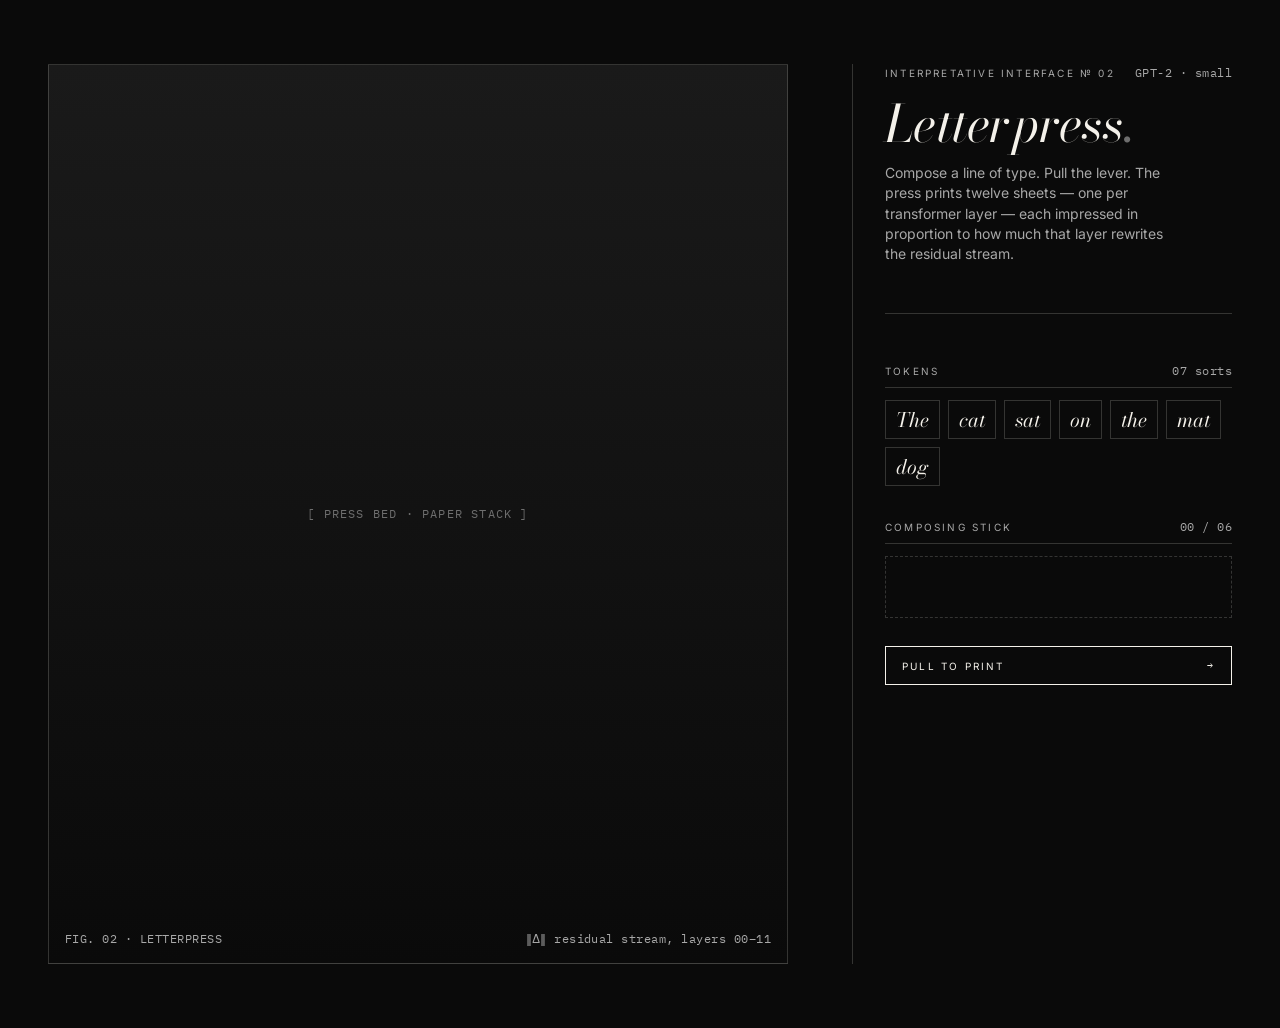
<file: prototypes-sp26/shared/preview-header.html>
<!DOCTYPE html>
<html lang="en">
<head>
    <meta charset="UTF-8">
    <title>Amalgam restyle — letterpress workspace header</title>
    <meta name="viewport" content="width=device-width, initial-scale=1.0">

    <link rel="preconnect" href="https://fonts.googleapis.com">
    <link rel="preconnect" href="https://fonts.gstatic.com" crossorigin>
    <link href="https://fonts.googleapis.com/css2?family=Bodoni+Moda:ital,opsz,wght@0,6..96,400;0,6..96,500;1,6..96,400;1,6..96,500&family=Inter:wght@300;400;500&family=IBM+Plex+Mono:wght@300;400&display=swap" rel="stylesheet">

    <link rel="stylesheet" href="tokens.css">

    <style>
        /* ---------- Page chrome (preview only) ---------- */
        html, body {
            margin: 0;
            min-height: 100vh;
            background: var(--ink);
        }

        .stage {
            display: grid;
            grid-template-columns: 1fr 380px;
            gap: var(--space-8);
            padding: var(--space-8) var(--space-7);
            min-height: 100vh;
        }

        /* ---------- Left: the artifact (kept warm, like the magazine's hero image) ---------- */
        .artifact {
            border: var(--hairline) solid var(--rule);
            background: linear-gradient(180deg, #1a1a1a 0%, #0a0a0a 100%);
            display: flex;
            align-items: center;
            justify-content: center;
            min-height: 70vh;
            position: relative;
        }
        .artifact-placeholder {
            font-family: var(--font-mono);
            color: var(--gray-50);
            font-size: var(--type-caption);
            letter-spacing: 0.1em;
            text-transform: uppercase;
        }
        .artifact-caption {
            position: absolute;
            bottom: var(--space-4);
            left: var(--space-4);
            right: var(--space-4);
            display: flex;
            justify-content: space-between;
            gap: var(--space-4);
        }

        /* ---------- Right: workspace / chrome ---------- */
        .workspace {
            display: flex;
            flex-direction: column;
            gap: var(--space-6);
            border-left: var(--hairline) solid var(--rule);
            padding-left: var(--space-6);
        }

        .ws-header .meta {
            display: flex;
            justify-content: space-between;
            align-items: baseline;
            margin-bottom: var(--space-4);
        }

        .ws-header .title {
            margin: 0 0 var(--space-3) 0;
        }

        .ws-header .sub {
            max-width: 32ch;
            color: var(--gray-30);
            font-size: var(--type-body);
            line-height: var(--leading-body);
            margin: 0;
        }

        .ws-section {
            display: flex;
            flex-direction: column;
            gap: var(--space-3);
        }

        .ws-section-label {
            display: flex;
            justify-content: space-between;
            align-items: baseline;
            padding-bottom: var(--space-2);
            border-bottom: var(--hairline) solid var(--rule);
        }

        /* Token chips — placeholder for the real pool */
        .token-pool {
            display: flex;
            flex-wrap: wrap;
            gap: var(--space-2);
        }
        .token-chip {
            font-family: var(--font-display);
            font-style: italic;
            font-size: 20px;
            color: var(--paper);
            padding: 4px 10px;
            border: var(--hairline) solid var(--rule);
            background: transparent;
            cursor: grab;
            transition: background var(--dur-fast) var(--ease-out),
                        color var(--dur-fast) var(--ease-out);
        }
        .token-chip:hover {
            background: var(--paper);
            color: var(--ink);
        }

        /* Lever — restyled as a stark editorial button */
        .lever {
            margin-top: var(--space-4);
            display: inline-flex;
            align-items: center;
            justify-content: space-between;
            gap: var(--space-4);
            padding: var(--space-3) var(--space-4);
            background: transparent;
            color: var(--paper);
            border: var(--hairline) solid var(--paper);
            font-family: var(--font-body);
            font-size: var(--type-eyebrow);
            text-transform: uppercase;
            letter-spacing: var(--track-eyebrow);
            cursor: pointer;
            transition: background var(--dur-fast) var(--ease-out),
                        color var(--dur-fast) var(--ease-out);
        }
        .lever:hover {
            background: var(--paper);
            color: var(--ink);
        }
        .lever .arrow { font-family: var(--font-mono); }
    </style>
</head>

<body class="amalgam">
    <div class="stage">

        <!-- LEFT: where the press / paper stack lives -->
        <section class="artifact" aria-label="press bed">
            <span class="artifact-placeholder">[ press bed · paper stack ]</span>
            <div class="artifact-caption">
                <span class="numeric">FIG. 02 · LETTERPRESS</span>
                <span class="numeric">‖Δ‖ residual stream, layers 00–11</span>
            </div>
        </section>

        <!-- RIGHT: workspace chrome, Amalgam-style -->
        <aside class="workspace">
            <header class="ws-header">
                <div class="meta">
                    <span class="eyebrow">Interpretative Interface № 02</span>
                    <span class="numeric">GPT-2 · small</span>
                </div>
                <h1 class="display title">Letterpress<span style="font-style: normal; color: var(--gray-50);">.</span></h1>
                <p class="sub">
                    Compose a line of type. Pull the lever. The press prints
                    twelve sheets — one per transformer layer — each impressed
                    in proportion to how much that layer rewrites the residual
                    stream.
                </p>
            </header>

            <hr class="rule">

            <section class="ws-section">
                <div class="ws-section-label">
                    <span class="eyebrow">Tokens</span>
                    <span class="numeric">07 sorts</span>
                </div>
                <div class="token-pool">
                    <span class="token-chip">The</span>
                    <span class="token-chip">cat</span>
                    <span class="token-chip">sat</span>
                    <span class="token-chip">on</span>
                    <span class="token-chip">the</span>
                    <span class="token-chip">mat</span>
                    <span class="token-chip">dog</span>
                </div>
            </section>

            <section class="ws-section">
                <div class="ws-section-label">
                    <span class="eyebrow">Composing stick</span>
                    <span class="numeric">00 / 06</span>
                </div>
                <div class="token-pool" style="min-height: 44px; border: var(--hairline) dashed var(--rule); padding: var(--space-2);">
                </div>
                <button class="lever" type="button">
                    <span>Pull to print</span>
                    <span class="arrow">→</span>
                </button>
            </section>
        </aside>
    </div>
</body>
</html>
</file>
<file: frontend/tokens.css>
:root {

/* ================= GLOBAL COLORS ================= */

--color-black: #000000;
--color-white: #ffffff;

--color-blue-main: #81C1FD;
--color-blue-light: #DCEEFF;


/* ================= BACKGROUND ================= */

--color-background: #ffffff;


/* ================= GRID ================= */

--grid-size: 32px;

--color-grid-cell: #ffffff;
--color-grid-border: #DCEEFF;
--color-grid-hover: #81C1FD;


/* ================= PLANE ================= */

--color-plane: rgba(255,255,255,0.20);

--plane-border-width: 3px;
--color-plane-border: #000000;


/* ================= PLANE LABEL ================= */

--plane-label-color: #000000;

--plane-label-font-family: "Lalezar";
--plane-label-font-size: 45px;
--plane-label-font-weight: 400;
--plane-label-line-height: 40px;


/* ================= TRAJECTORY DOT ================= */

--trajectory-dot-size: 20px;
--trajectory-dot-color: #000000;


/* ================= TITLE ================= */

--title-color: #81C1FD;

--title-font-family: "Koulen";
--title-font-size: 130px;
--title-font-weight: 400;

--title-stroke-width: 6px;
--title-stroke-color: #000000;


/* ================= ANNOTATION TEXT ================= */

--annotation-color: #000000;

--annotation-font-family: "Lalezar";
--annotation-font-size: 25px;
--annotation-font-weight: 400;
--annotation-line-height: 40px;

--annotation-stroke-width: 3px;
--annotation-stroke-color: #ffffff;


/* ================= BUTTON ================= */

--button-text-color: #000000;

--button-font-family: "Audiowide";
--button-font-size: 45px;
--button-font-weight: 400;
--button-line-height: normal;

--button-padding: 10px 30px;

--button-radius: 20px;

--button-border-width: 6px;
--button-border-color: #000000;

--button-bg: #ffffff;
--button-hover-bg: #81C1FD;


/* ================= TOKEN TEXT ================= */

--token-text-color: #000000;

--token-font-family: "Lalezar";
--token-font-size: 45px;
--token-font-weight: 400;
--token-line-height: 40px;

--token-text-stroke-width: 3px;
--token-text-stroke-color: #ffffff;


/* ================= TOKEN CARD ================= */

--token-padding: 30px 20px 20px 20px;

--token-radius: 10px;

--token-border-width: 5px;
--token-border-color: #000000;

--token-bg: #ffffff;


/* REQUIRED BY PROJECT */

--color-token-selected: #DCEEFF;


/* ================= SMALL TOKEN TEXT ================= */

--token-small-text-color: #000000;

--token-small-font-family: "Lalezar";
--token-small-font-size: 25px;
--token-small-font-weight: 400;
--token-small-line-height: 40px;


/* ================= SMALL TOKEN STYLE ================= */

--token-small-padding: 10px 10px 5px 10px;

--token-small-radius: 10px;

--token-small-border-width: 5px;
--token-small-border-color: #000000;

--token-small-bg: #ffffff;


/* ================= ATTENTION ================= */

--color-attention-max: #3A7BD5;


/* ================= TOKEN COLORS ================= */

--color-token-1: #DCEEFF;
--color-token-2: #FFD9D9;
--color-token-3: #E8FFE6;


/* ================= TYPOGRAPHY BASE ================= */

--font-family: "Lalezar", sans-serif;

--font-size-label: 25px;
--font-size-chip: 20px;

--font-weight-bold: 700;


/* ================= CHIP ================= */

--chip-border-radius: 10px;
--chip-padding: 10px;

}
</file>
<file: frontend/style.css>
body {
    margin: 0;
    padding: 0;
    font-family: var(--font-family);
    background-color: var(--color-background);
    background-image: 
        linear-gradient(var(--color-grid-border) 1px, transparent 1px),
        linear-gradient(90deg, var(--color-grid-border) 1px, transparent 1px);
    background-size: var(--grid-size) var(--grid-size);
    min-height: 100vh;
    display: flex;
    flex-direction: column;
    align-items: center;
}

.screen {
    display: none;
    width: 100%;
    max-width: 1200px;
    text-align: center;
    margin-top: 50px;
}

.screen.active {
    display: block;
}

.onboarding-title {
    font-family: var(--title-font-family);
    font-size: var(--title-font-size);
    font-weight: var(--title-font-weight);
    color: var(--title-color);
    -webkit-text-stroke: var(--title-stroke-width) var(--title-stroke-color);
    margin-bottom: 10px;
    margin-top: 60px;
}

.onboarding-text {
    font-family: var(--annotation-font-family);
    font-size: var(--annotation-font-size);
    font-weight: var(--annotation-font-weight);
    color: var(--annotation-color);
    line-height: var(--annotation-line-height);
    margin-bottom: 80px;
}

.onboarding-text p {
    margin: 10px 0;
}

#screen-onboarding.active {
    position: fixed; 
    top: 0;
    left: 0;
    width: 100vw;
    height: 100vh;
    max-width: none;
    margin: 0; 
    background-color: var(--color-white);
    z-index: 100;
    overflow: hidden;
    text-align: center;
}

.onboarding-title, .onboarding-text, #begin-button {
    position: relative;
    z-index: 10;
}

.trail-square {
    position: absolute;
    width: 32px; 
    height: 32px;
    background-color: var(--color-blue-main);
    pointer-events: none;
    z-index: 1;
    animation: fadeTrail 0.8s ease-out forwards;
}

@keyframes fadeTrail {
    0% { opacity: 1; }
    100% { opacity: 0; }
}

#text-input {
    field-sizing: content;
    font-family: var(--font-family);
    font-size: 45px;
    max-width: 1200px;
    min-width: 300px;
    overflow-wrap: break-word;
    caret-shape: block;
    caret-color: var(--color-black);
    color: var(--color-black);
    background-color: var(--color-white);
    border: none;
    outline: none;
    resize: none;
    text-align: left; 
    padding: 10px 20px; 
    display: block;
    margin: 300px auto 200px 0px;
}

button {
    font-family: var(--button-font-family);
    font-size: var(--button-font-size);
    font-weight: var(--button-font-weight);
    color: var(--button-text-color);
    background-color: var(--button-bg);
    border: var(--button-border-width) solid var(--button-border-color);
    border-radius: var(--button-radius);
    padding: var(--button-padding);
    cursor: pointer;
    transition: background-color 0.2s;
    line-height: var(--button-line-height);
}

button:hover {
    background-color: var(--button-hover-bg);
}

.back-token-button {
    position: absolute;
    top: 30px;
    left: 40px;
    font-size: 30px;
    padding: 8px 25px;     
    border-width: 4px;     
    border-radius: 15px;
}

.action-buttons-container {
    display: flex;
    justify-content: center;
    align-items: center;
    gap: 150px;
    margin-top: 250px;
    height: 80px;       
}

.action-buttons-container button {
    font-size: 30px;
    padding: 8px 20px;
    border-width: 5px;
    border-radius: 20px;   
}

#token-chip-container, #predict-tokens-row {
    display: flex;
    flex-wrap: wrap;
    gap: 15px;
    justify-content: center;
}

#token-chip-container {
    margin-top: 35vh;      
    margin-bottom: 0;
}

#predict-tokens-row {
    margin: 40px 0 30px 0;
}

.token-chip {
    display: inline-block;
    cursor: pointer;
    padding: var(--chip-padding);
    border-radius: var(--chip-border-radius);
    border: var(--token-border-width) solid var(--token-border-color);
    background-color: var(--token-bg);
    font-family: var(--token-font-family);
    font-size: var(--token-font-size);
    color: var(--token-text-color);
    user-select: none;
    transition: background-color 0.2s;
    box-shadow: 4px 4px 0px var(--color-black);
}

.token-chip.selected {
    background-color: var(--color-token-selected);
}

.token-chip.token-bos {
    cursor: not-allowed;
    opacity: 0.6;
}

.plane-content {
    position: absolute;
    inset: 0;
}

.plane-content:has(.trajectory-dot) {
    inset: 15px; 
}

.trajectory-dot {
    position: absolute;
    width: 10px;
    height: 10px;
    border-radius: 50%;
    transform: translate(-50%, -50%);
    box-shadow: 0 0 0 2px var(--color-black);
    transform: skewY(5deg);
}

.trajectory-dot::after {
    content: attr(data-tooltip);
    position: absolute;
    left: 15px;
    top: 10px;
    background-color: var(--color-white);
    border: 3px solid var(--color-black);
    border-radius: 8px;
    padding: 5px 10px;
    color: var(--color-black);
    font-family: var(--font-family);
    font-size: 20px;
    white-space: pre;
    pointer-events: none;
    display: none;
    z-index: 100;
}

.trajectory-dot:hover::after {
    display: block;
}

.heatmap-grid {
    display: grid;
    width: 100%;
    height: 100%;
}

.heatmap-cell {
    background: var(--color-attention-max);
}

#shared-planes-container {
    position: relative;
    width: 450px;
    height: 350px;
    margin: 250px auto 50px auto;
    left: 75px;
    cursor: pointer;
    transform: skewY(-5deg);
}

.plane {
    position: absolute;
    width: 100%;
    height: 100%;
    background-color: var(--color-plane);
    border: var(--plane-border-width) solid var(--color-plane-border);
    transition: transform 0.5s cubic-bezier(0.4, 0, 0.2, 1);
}


.plane:nth-child(1)  { transform: translate(0px, 0px); z-index: 12; }
.plane:nth-child(2)  { transform: translate(-20px, -10px); z-index: 11; }
.plane:nth-child(3)  { transform: translate(-40px, -20px); z-index: 10; }
.plane:nth-child(4)  { transform: translate(-60px, -30px); z-index: 9; }
.plane:nth-child(5)  { transform: translate(-80px, -40px); z-index: 8; }
.plane:nth-child(6)  { transform: translate(-100px, -50px); z-index: 7; }
.plane:nth-child(7)  { transform: translate(-120px, -60px); z-index: 6; }
.plane:nth-child(8)  { transform: translate(-140px, -70px); z-index: 5; }
.plane:nth-child(9)  { transform: translate(-160px, -80px); z-index: 4; }
.plane:nth-child(10) { transform: translate(-180px, -90px); z-index: 3; }
.plane:nth-child(11) { transform: translate(-200px, -100px); z-index: 2; }
.plane:nth-child(12) { transform: translate(-220px, -110px); z-index: 1; }


#shared-planes-container .plane:nth-child(1):hover  { transform: translate(0px, -15px); }
#shared-planes-container .plane:nth-child(2):hover  { transform: translate(-20px, -25px); }
#shared-planes-container .plane:nth-child(3):hover  { transform: translate(-40px, -35px); }
#shared-planes-container .plane:nth-child(4):hover  { transform: translate(-60px, -45px); }
#shared-planes-container .plane:nth-child(5):hover  { transform: translate(-80px, -55px); }
#shared-planes-container .plane:nth-child(6):hover  { transform: translate(-100px, -65px); }
#shared-planes-container .plane:nth-child(7):hover  { transform: translate(-120px, -75px); }
#shared-planes-container .plane:nth-child(8):hover  { transform: translate(-140px, -85px); }
#shared-planes-container .plane:nth-child(9):hover  { transform: translate(-160px, -95px); }
#shared-planes-container .plane:nth-child(10):hover { transform: translate(-180px, -105px); }
#shared-planes-container .plane:nth-child(11):hover { transform: translate(-200px, -115px); }
#shared-planes-container .plane:nth-child(12):hover { transform: translate(-220px, -125px); }


.plane-label {
    position: absolute;
    top: 5px;
    right: 15px;
    font-family: var(--plane-label-font-family);
    font-size: var(--plane-label-font-size);
    color: var(--plane-label-color);
    font-weight: var(--plane-label-font-weight);
    transform: skewY(-5deg);
}


.predict-layout {
    display: flex;
    flex-direction: column;
    align-items: center;
    margin-top: 80px;
}

.predict-title {
    font-family: var(--font-family);
    font-size: 24px;
    margin-bottom: 20px;
    font-weight: bold;
    text-align: left;
    width: 500px;
}

#predict-container {
    width: 500px;
    display: flex;
    flex-direction: column;
    gap: 15px;
    margin-bottom: 40px;
    min-height: 250px;
}

.prediction-item {
    display: flex;
    align-items: center;
    gap: 15px;
}

.prediction-token-chip {
    font-family: var(--token-small-font-family);
    font-size: var(--token-small-font-size);
    color: var(--token-small-text-color);
    background-color: var(--token-small-bg);
    border: var(--token-small-border-width) solid var(--token-small-border-color);
    border-radius: var(--token-small-radius);
    padding: var(--token-small-padding);
    line-height: var(--token-small-line-height);
    min-width: 80px;
    text-align: center;
}

.bar-track {
    flex-grow: 1;
    height: 18px;
    display: flex;
    align-items: center;
}

.bar-fill {
    height: 100%;
    background-color: var(--color-black);
    border-radius: 10px;
    transition: width 0.3s ease;
}

.bar-label {
    font-family: var(--font-family);
    font-size: 20px;
    font-weight: bold;
    width: 80px;
    text-align: left;
}

.layer-selector {
    display: flex;
    align-items: center;
    gap: 20px;
    margin-top: 30px;
}

.layer-label {
    font-family: var(--font-family);
    font-size: 30px;
    font-weight: bold;
}

.layer-chips {
    display: flex;
    gap: 10px;
}

.layer-chip {
    font-family: var(--font-family);
    font-size: 25px;
    border: 4px solid var(--color-black);
    border-radius: 10px;
    width: 45px;
    height: 45px;
    display: flex;
    justify-content: center;
    align-items: center;
    cursor: pointer;
    background-color: var(--color-white);
    font-weight: bold;
}

.layer-chip.selected {
    background-color: var(--color-token-selected);
}

#trace-tokens-row {
    display: flex;
    flex-wrap: wrap;
    gap: 15px;
    justify-content: center;
    margin-top: 50px;
    width: 100%;
    position: relative;
    z-index: 60;
}

#single-plane-box {
    width: 600px; 
    height: 350px; 
    border: 4px solid var(--color-black); 
    background-color: var(--color-token-selected); 
    border-radius: 5px; 
    position: relative;
}

#single-plane-tokens-row {
    display: flex; 
    gap: 10px; 
    justify-content: center; 
    width: 600px; 
    flex-wrap: wrap;
}
</file>
<file: prototypes-sp26/concrete-attention/style.css>
:root {
    --paper:    #ede2c5;
    --ink:      #1a0f06;
    --ink-mid:  #3b2512;
}

* { box-sizing: border-box; }

html, body {
    margin: 0;
    padding: 0;
    height: 100vh;
    width: 100vw;
    overflow: hidden;
    background-color: var(--paper);
    color: var(--ink);
    font-family: 'Playfair Display', serif;
}


body::after {
    content: '';
    position: fixed;
    inset: 0;
    pointer-events: none;
    z-index: 300;
    background-image: url("data:image/svg+xml;utf8,<svg xmlns='http://www.w3.org/2000/svg' width='320' height='320'><filter id='n'><feTurbulence type='fractalNoise' baseFrequency='1.1 0.45' numOctaves='3' stitchTiles='stitch'/><feColorMatrix values='0 0 0 0 0.10  0 0 0 0 0.06  0 0 0 0 0.03  0 0 0 0.10 0'/></filter><rect width='320' height='320' filter='url(%23n)'/></svg>");
    opacity: 0.42;
    mix-blend-mode: multiply;
}


.page {
    position: relative;
    width: 100vw;
    height: 100vh;
    z-index: 1;
}

.composition {
    position: relative;
    width: 100%;
    height: 100%;
}


.line {
    position: absolute;
    white-space: pre;
    line-height: 0;
    font-size: 1.5vh;
    color: var(--ink);
    user-select: none;
    pointer-events: none;
}


.token {
    position: relative;
    display: inline-block;
    line-height: 1;
    font-family: 'Playfair Display', serif;
    font-weight: 400;
    color: var(--ink);
    pointer-events: auto;
    transform: scaleY(0.85);
    transform-origin: 0 100%;
}

/* TOKEN MASK */
.token::before {
    content: '';
    position: absolute;
    inset: -0.05em 0 -0.18em 0;
    background: var(--ink);
    z-index: 1;
    transition: opacity 220ms ease;
    pointer-events: none;
}
.token:hover::before,
body.all-revealed .token::before {
    opacity: 0;
}


.controls {
    position: fixed;
    bottom: 30px;
    left: 50%;
    transform: translateX(-50%);
    display: flex;
    gap: 22px;
    z-index: 100;
}

.control-btn {
    font-family: 'IBM Plex Mono', monospace;
    font-size: 14px;
    letter-spacing: 0.28em;
    text-transform: uppercase;
    background: transparent;
    border: none;
    color: var(--ink);
    padding: 8px 6px;
    cursor: pointer;
    border-bottom: 1px solid transparent;
    transition: border-color 220ms ease;
}
.control-btn:hover {
    border-bottom-color: var(--ink);
}

.control-btn:focus { outline: none; }
.control-btn:focus-visible {
    outline: 1px dashed var(--ink-mid);
    outline-offset: 3px;
}

.indicator {
    font-family: 'IBM Plex Mono', monospace;
    font-size: 14px;
    letter-spacing: 0.28em;
    text-transform: uppercase;
    color: var(--ink-mid);
    padding: 8px 6px;
    user-select: none;
    pointer-events: none;
    white-space: nowrap;
    position: absolute;
    bottom: 100%;
    left: 50%;
    transform: translateX(-50%);
    margin-bottom: 6px;
}
</file>
<file: prototypes-sp26/halftone/frontend/style.css>
:root {
    --paper:      #cdd0c5;
    --ink:        #0a0e18;
    --ink-mid:    #2c3548;
    --ink-soft:   #5f6470;
    --navy:       #1f3050;
    --brick:      #7a2b1f;
}

* { box-sizing: border-box; }

html, body {
    margin: 0;
    padding: 0;
    min-height: 100vh;
    width: 100vw;
    overflow-x: hidden;
    background-color: var(--paper);
    color: var(--ink);
    font-family: 'Space Mono', monospace;
}

/* PAPER GRAIN */
body::after {
    content: '';
    position: fixed;
    inset: 0;
    pointer-events: none;
    z-index: 300;
    background-image: url("data:image/svg+xml;utf8,<svg xmlns='http://www.w3.org/2000/svg' width='460' height='460'><filter id='n'><feTurbulence type='fractalNoise' baseFrequency='0.5 0.2' numOctaves='2' stitchTiles='stitch'/><feColorMatrix values='0 0 0 0 0.05  0 0 0 0 0.07  0 0 0 0 0.08  0 0 0 0.08 0'/></filter><rect width='460' height='460' filter='url(%23n)'/></svg>");
    opacity: 0.4;
    mix-blend-mode: multiply;
}

.page {
    position: relative;
    width: 100vw;
    min-height: 100vh;
    display: flex;
    flex-direction: column;
    padding: 32px 44px 22px 44px;
    z-index: 1;
    gap: 18px;
}

.crop-mark {
    position: absolute;
    width: 14px;
    height: 14px;
    pointer-events: none;
    z-index: 2;
}
.crop-tl { top: 14px;    left: 14px;
    border-top: 1.5px solid var(--ink); border-left: 1.5px solid var(--ink); }
.crop-tr { top: 14px;    right: 14px;
    border-top: 1.5px solid var(--ink); border-right: 1.5px solid var(--ink); }
.crop-bl { bottom: 14px; left: 14px;
    border-bottom: 1.5px solid var(--ink); border-left: 1.5px solid var(--ink); }
.crop-br { bottom: 14px; right: 14px;
    border-bottom: 1.5px solid var(--ink); border-right: 1.5px solid var(--ink); }

.masthead {
    border-bottom: 1px solid var(--ink-mid);
    padding-bottom: 14px;
    padding-left: 4px;
    padding-right: 4px;
}

.title {
    font-family: 'Old Standard TT', serif;
    font-weight: 400;
    font-size: 24px;
    line-height: 1.1;
    margin: 0 0 8px 0;
    letter-spacing: 0.005em;
    color: var(--ink);
    text-align: left;
}

.masthead-desc {
    font-family: 'Old Standard TT', serif;
    font-weight: 400;
    font-size: 14px;
    line-height: 1.55;
    color: var(--ink-mid);
    margin: 0;
    max-width: 92ch;
}
.masthead-desc em {
    font-style: italic;
    font-weight: 700;
    color: var(--ink);
}

.specimen-strip {
    display: flex;
    gap: 32px;
    align-items: stretch;
    padding: 0 4px 16px 4px;
    border-bottom: 1px solid var(--ink-mid);
}

.specimen-text {
    flex: 1;
    display: flex;
    flex-direction: column;
    gap: 10px;
    min-width: 0;
}

.section-label {
    font-family: 'Space Mono', monospace;
    font-weight: 700;
    font-size: 11px;
    letter-spacing: 0.30em;
    text-transform: uppercase;
    color: var(--ink);
}

.text-input {
    flex: 1;
    min-height: 108px;
    background: transparent;
    border: 1px solid var(--ink-mid);
    color: var(--ink);
    font-family: 'Space Mono', monospace;
    font-weight: 400;
    font-size: 14.5px;
    line-height: 1.7;
    padding: 14px 16px;
    resize: none;
    outline: none;
    border-radius: 0;
}
.text-input:focus { border-color: var(--ink); }

.specimen-action {
    width: 220px;
    flex-shrink: 0;
    display: flex;
    flex-direction: column;
    justify-content: flex-end;
    gap: 12px;
}

.produce-btn {
    font-family: 'Old Standard TT', serif;
    font-weight: 700;
    font-size: 14px;
    letter-spacing: 0.24em;
    text-transform: uppercase;
    background: var(--ink);
    border: 1px solid var(--ink);
    color: var(--paper);
    padding: 11px 0;
    cursor: pointer;
    transition: background 220ms ease, border-color 220ms ease;
    border-radius: 0;
}
.produce-btn:hover:not(:disabled) {
    background: var(--brick);
    border-color: var(--brick);
}
.produce-btn:disabled { opacity: 0.55; cursor: wait; }
.produce-btn:focus { outline: none; }
.produce-btn:focus-visible {
    outline: 1px dashed var(--brick);
    outline-offset: 3px;
}

.plates {
    flex: 1;
    display: flex;
    gap: 28px;
    min-height: 0;
    padding: 0 4px;
    justify-content: center;
    align-items: center;
}

.plate {
    margin: 0;
    display: flex;
    flex-direction: column;
    gap: 10px;
}

.plate-frame {
    width: calc(50vw - 80px);
    aspect-ratio: 1 / 1;
    position: relative;
    border: 1px solid var(--ink);
    display: flex;
    align-items: center;
    justify-content: center;
    padding: 14px;
    background-color: var(--paper);
}
.plate-pca  .plate-frame { border-color: var(--navy); }
.plate-umap .plate-frame { border-color: var(--brick); }

.halftone-canvas {
    width: 100%;
    height: 100%;
    background: transparent;
    display: block;
    cursor: default;
}

/* Stack halftone + trace canvases inside the plate-frame */
.halftone-view {
    position: relative;
    z-index: 1;
}
.trace-view {
    position: absolute;
    top: 14px;
    left: 14px;
    width: calc(100% - 28px);
    height: calc(100% - 28px);
    z-index: 2;
    visibility: hidden;
    pointer-events: none;
}
.plate.is-trace-mode .halftone-view {
    visibility: hidden;
    pointer-events: none;
}
.plate.is-trace-mode .trace-view {
    visibility: visible;
    pointer-events: auto;
}
.plate.is-overprint-mode .trace-view {
    visibility: visible;
    pointer-events: auto;
}
.plate.is-printing .halftone-view,
.plate.is-printing .trace-view {
    visibility: hidden;
    pointer-events: none;
}

.view-toggle {
    margin-left: auto;
    display: inline-flex;
    align-items: baseline;
    gap: 4px;
    font-family: 'Space Mono', monospace;
    font-weight: 400;
    font-size: 10.5px;
    letter-spacing: 0.22em;
    text-transform: uppercase;
}
.view-toggle-opt {
    background: none;
    border: none;
    padding: 2px 6px 4px;
    cursor: pointer;
    color: var(--ink-soft);
    font: inherit;
    letter-spacing: inherit;
    text-transform: inherit;
    border-bottom: 1px solid transparent;
    transition: color 220ms ease, border-color 220ms ease;
}
.view-toggle-opt:hover { color: var(--ink); }
.view-toggle-opt.is-active {
    color: var(--ink);
    border-bottom-color: currentColor;
}
.plate-pca  .view-toggle-opt.is-active { color: var(--navy);  border-bottom-color: var(--navy); }
.plate-umap .view-toggle-opt.is-active { color: var(--brick); border-bottom-color: var(--brick); }
.view-toggle-sep {
    color: var(--ink-soft);
    user-select: none;
}
.view-toggle-opt:focus { outline: none; }
.view-toggle-opt:focus-visible {
    outline: 1px dashed var(--brick);
    outline-offset: 2px;
}

.reg-cross {
    position: absolute;
    font-family: 'Space Mono', monospace;
    font-weight: 700;
    font-size: 14px;
    line-height: 1;
    user-select: none;
    pointer-events: none;
    opacity: 0.85;
}
.reg-tl { top: 4px;    left: 4px; }
.reg-tr { top: 4px;    right: 4px; }
.reg-bl { bottom: 4px; left: 4px; }
.reg-br { bottom: 4px; right: 4px; }
.plate-pca  .reg-cross { color: var(--navy); }
.plate-umap .reg-cross { color: var(--brick); }

.plate-caption {
    display: flex;
    align-items: baseline;
    flex-wrap: wrap;
    gap: 10px;
    line-height: 1.3;
}
.fig-mark {
    font-family: 'Old Standard TT', serif;
    font-weight: 700;
    font-style: normal;
    font-size: 17px;
    letter-spacing: 0.02em;
}
.plate-pca  .fig-mark { color: var(--navy); }
.plate-umap .fig-mark { color: var(--brick); }
.plate-desc {
    font-family: 'Space Mono', monospace;
    font-weight: 400;
    font-style: italic;
    font-size: 13.5px;
    letter-spacing: 0.02em;
    color: var(--ink-mid);
}

.color-bar {
    display: flex;
    align-items: center;
    gap: 22px;
    padding: 10px 4px 0 4px;
    border-top: 1px solid var(--ink-mid);
    font-family: 'Space Mono', monospace;
    font-weight: 400;
    font-size: 10.5px;
    letter-spacing: 0.28em;
    text-transform: uppercase;
    color: var(--ink-soft);
}
.ink-pair {
    display: flex;
    align-items: center;
    gap: 10px;
}
.swatch {
    display: inline-block;
    width: 28px;
    height: 10px;
    border: 1px solid var(--ink);
}
.swatch-pca  { background: var(--navy); }
.swatch-umap { background: var(--brick); }
.ink-label { color: var(--ink); font-weight: 700; }
.bar-rule {
    flex: 1;
    height: 1px;
    background: var(--ink-soft);
    margin: 0 8px;
}
.bar-meta { color: var(--ink-soft); }

.tooltip {
    position: fixed;
    display: none;
    pointer-events: none;
    background-color: var(--paper);
    border: 1px solid var(--ink);
    padding: 12px 15px;
    font-family: 'Space Mono', 'Menlo', 'Courier New', monospace;
    font-weight: 400;
    font-size: 11px;
    line-height: 1.85;
    color: var(--ink);
    z-index: 500;
    box-shadow: 3px 3px 0 var(--ink-mid);
    min-width: 168px;
    max-width: 240px;
}
.tooltip-pca {
    border-color: var(--navy);
    box-shadow: 3px 3px 0 var(--brick);
}
.tooltip-umap {
    border-color: var(--brick);
    box-shadow: 3px 3px 0 var(--navy);
}

.tt-row {
    display: flex;
    align-items: baseline;
    justify-content: space-between;
    gap: 18px;
}
.tt-key {
    color: var(--ink-mid);
    letter-spacing: 0.20em;
    text-transform: uppercase;
    font-size: 9.5px;
    font-weight: 700;
}
.tooltip-pca  .tt-key { color: var(--navy); }
.tooltip-umap .tt-key { color: var(--brick); }
.tt-val {
    color: var(--ink);
    font-weight: 400;
    text-align: right;
    white-space: nowrap;
}
.tt-val.token {
    font-family: 'Old Standard TT', serif;
    font-style: italic;
    font-weight: 700;
    font-size: 16px;
    letter-spacing: 0;
}

/* =========================================================
                          Onboarding                       =
   ========================================================= */

.page {
    transition: filter 600ms ease, transform 600ms ease;
}
.page.is-blurred {
    filter: blur(12px) brightness(0.88) saturate(0.9);
    transform: scale(1.012);
}

.intro {
    position: fixed;
    inset: 0;
    z-index: 1000;
    display: flex;
    align-items: center;
    justify-content: center;
    opacity: 0;
    pointer-events: none;
    transition: opacity 500ms ease;
}
.intro.is-open {
    opacity: 1;
    pointer-events: auto;
}

.intro-scrim {
    position: absolute;
    inset: 0;
    background:
        radial-gradient(ellipse at 30% 20%, rgba(10,14,24,0.0) 0%, rgba(10,14,24,0.4) 70%),
        rgba(10, 14, 24, 0.42);
    cursor: pointer;
}

.intro-card {
    position: relative;
    z-index: 2;
    width: min(960px, 92vw);
    max-height: 92vh;
    overflow: auto;
    padding: 40px 48px 32px;
    background: var(--paper);
    border: 1px solid var(--ink);
    box-shadow: 5px 5px 0 var(--ink-mid);
    transform: translateY(10px);
    transition: transform 500ms ease;
}
.intro.is-open .intro-card {
    transform: translateY(0);
}
.intro-card::before {
    content: '';
    position: absolute;
    inset: 0;
    pointer-events: none;
    background-image: url("data:image/svg+xml;utf8,<svg xmlns='http://www.w3.org/2000/svg' width='460' height='460'><filter id='n'><feTurbulence type='fractalNoise' baseFrequency='0.5 0.2' numOctaves='2' stitchTiles='stitch'/><feColorMatrix values='0 0 0 0 0.05  0 0 0 0 0.07  0 0 0 0 0.08  0 0 0 0.06 0'/></filter><rect width='460' height='460' filter='url(%23n)'/></svg>");
    opacity: 0.4;
    mix-blend-mode: multiply;
}
.intro-card > * { position: relative; z-index: 1; }

.intro-crop {
    position: absolute;
    width: 14px;
    height: 14px;
    pointer-events: none;
    z-index: 2;
}
.intro-crop-tl { top: 8px;    left: 8px;
    border-top: 1.5px solid var(--ink); border-left: 1.5px solid var(--ink); }
.intro-crop-tr { top: 8px;    right: 8px;
    border-top: 1.5px solid var(--ink); border-right: 1.5px solid var(--ink); }
.intro-crop-bl { bottom: -148px; left: 8px;
    border-bottom: 1.5px solid var(--ink); border-left: 1.5px solid var(--ink); }
.intro-crop-br { bottom: -148px; right: 8px;
    border-bottom: 1.5px solid var(--ink); border-right: 1.5px solid var(--ink); }

.intro-head {
    display: flex;
    justify-content: space-between;
    align-items: baseline;
    padding-bottom: 14px;
    border-bottom: 1px solid var(--ink-mid);
}
.intro-eyebrow {
    font-family: 'Space Mono', monospace;
    font-weight: 700;
    font-size: 10.5px;
    letter-spacing: 0.32em;
    text-transform: uppercase;
    color: var(--ink);
}
.intro-figno {
    font-family: 'Space Mono', monospace;
    font-weight: 400;
    font-size: 10.5px;
    letter-spacing: 0.28em;
    text-transform: uppercase;
    color: var(--ink-mid);
}

.intro-title {
    font-family: 'Old Standard TT', serif;
    font-weight: 700;
    font-style: italic;
    font-size: 58px;
    line-height: 1;
    margin: 26px 0 18px;
    color: var(--ink);
    letter-spacing: -0.005em;
}
.intro-title-dot {
    font-style: normal;
    font-weight: 700;
    color: var(--brick);
}

.intro-lede {
    font-family: 'Old Standard TT', serif;
    font-weight: 400;
    font-size: 16.5px;
    line-height: 1.5;
    color: var(--ink);
    margin: 0 0 18px;
    max-width: 68ch;
}

.intro-rule {
    border: 0;
    border-top: 1px solid var(--ink-mid);
    margin: 22px 0 24px;
}

.intro-cols {
    display: grid;
    grid-template-columns: 1fr 1fr;
    gap: 40px;
}
.intro-col-label {
    display: flex;
    justify-content: space-between;
    align-items: baseline;
    padding-bottom: 7px;
    margin-bottom: 14px;
    border-bottom: 1px solid var(--ink-mid);
    font-family: 'Space Mono', monospace;
    font-weight: 700;
    font-size: 10.5px;
    letter-spacing: 0.32em;
    text-transform: uppercase;
    color: var(--ink);
}

.intro-h2 {
    font-family: 'Old Standard TT', serif;
    font-style: italic;
    font-weight: 700;
    font-size: 21px;
    line-height: 1.2;
    margin: 0 0 12px;
    color: var(--ink);
}
.intro-body {
    font-family: 'Old Standard TT', serif;
    font-weight: 400;
    font-size: 14px;
    line-height: 1.6;
    color: var(--ink-mid);
    margin: 0 0 12px;
    max-width: 44ch;
}
.intro-body em {
    font-style: italic;
    font-weight: 700;
    color: var(--ink);
}

.intro-steps {
    list-style: none;
    margin: 0;
    padding: 0;
    display: flex;
    flex-direction: column;
    gap: 14px;
}
.intro-steps li {
    display: grid;
    grid-template-columns: 36px 1fr;
    gap: 14px;
    align-items: baseline;
    padding-top: 13px;
    border-top: 1px solid var(--ink-mid);
}
.intro-steps li:first-child {
    padding-top: 0;
    border-top: 0;
}
.intro-step-num {
    font-family: 'Space Mono', monospace;
    font-weight: 700;
    font-size: 11px;
    letter-spacing: 0.18em;
    color: var(--brick);
}
.intro-step-body {
    font-family: 'Old Standard TT', serif;
    font-weight: 400;
    font-size: 14px;
    line-height: 1.55;
    color: var(--ink-mid);
}
.intro-step-body strong {
    font-family: 'Old Standard TT', serif;
    font-style: italic;
    font-weight: 700;
    color: var(--ink);
    margin-right: 3px;
}

.intro-foot {
    display: flex;
    justify-content: space-between;
    align-items: flex-end;
    gap: 26px;
    margin-top: 32px;
    padding-top: 14px;
    border-top: 1px solid var(--ink-mid);
}
.intro-foot-caption {
    font-family: 'Space Mono', monospace;
    font-weight: 400;
    font-size: 10px;
    letter-spacing: 0.20em;
    color: var(--ink-soft);
    text-transform: uppercase;
    max-width: 50ch;
    line-height: 1.6;
}
.intro-begin {
    display: inline-flex;
    align-items: center;
    gap: 14px;
    padding: 12px 24px;
    background: var(--ink);
    color: var(--paper);
    border: 1px solid var(--ink);
    font-family: 'Old Standard TT', serif;
    font-weight: 700;
    font-size: 14px;
    letter-spacing: 0.24em;
    text-transform: uppercase;
    cursor: pointer;
    transition: background 220ms ease, border-color 220ms ease, transform 220ms ease;
    border-radius: 0;
}
.intro-begin:hover {
    background: var(--brick);
    border-color: var(--brick);
    transform: translateX(2px);
}
.intro-begin-arrow {
    font-family: 'Space Mono', monospace;
    font-weight: 700;
}

.intro-reopen {
    position: fixed;
    top: 22px;
    right: 36px;
    z-index: 50;
    width: 30px;
    height: 30px;
    padding: 0;
    background: var(--paper);
    color: var(--ink);
    border: 1px solid var(--ink);
    border-radius: 50%;
    cursor: pointer;
    display: flex;
    align-items: center;
    justify-content: center;
    transition: background 220ms ease, color 220ms ease;
}
.intro-reopen:hover {
    background: var(--ink);
    color: var(--paper);
}
.intro-reopen-i {
    font-family: 'Old Standard TT', serif;
    font-style: italic;
    font-weight: 700;
    font-size: 14px;
    line-height: 1;
}
.intro-reopen:focus { outline: none; }
.intro-reopen:focus-visible {
    outline: 1px dashed var(--brick);
    outline-offset: 3px;
}

@media (max-width: 720px) {
    .intro-card { padding: 28px 24px 24px; }
    .intro-title { font-size: clamp(40px, 12vw, 56px); }
    .intro-cols { grid-template-columns: 1fr; gap: 22px; }
    .intro-foot { flex-direction: column; align-items: stretch; }
    .intro-begin { justify-content: center; }
}
</file>
<file: prototypes-sp26/shared/tokens.css>
/* =========================================================
   Interpretative Interfaces — shared design tokens
   Visual register: Graphic print design
   Stark black ground, high-contrast Didone display, small
   neutral sans for body, generous negative space.
   Import this first in each prototype's stylesheet.
   ========================================================= */

:root {
    /* ---------- Color ---------- */
    --ink:           #0a0a0a;   /* near-black ground */
    --ink-pure:      #000000;
    --paper:         #f4f1ea;   /* warm off-white for artifacts */
    --paper-cool:    #ededea;   /* cooler off-white for chrome */
    --bone:          #ffffff;

    --gray-90:       #1a1a1a;
    --gray-70:       #3a3a3a;
    --gray-50:       #6e6e6e;
    --gray-30:       #a8a8a8;
    --gray-15:       #d6d4cf;

    --rule:          rgba(244, 241, 234, 0.18);   /* hairlines on dark */
    --rule-ink:      rgba(10, 10, 10, 0.18);      /* hairlines on light */

    --accent:        #c8462c;   /* one warm accent, use sparingly */

    /* ---------- Type families ---------- */
    --font-display:  "Bodoni Moda", "Didot", "GFS Didot", "Migra", Georgia, serif;
    --font-body:     "Inter", "Helvetica Neue", Arial, sans-serif;
    --font-mono:     "IBM Plex Mono", "JetBrains Mono", ui-monospace, monospace;

    /* ---------- Type scale ----------
       Compact, editorial. Display sizes set in clamp() so they
       scale with the viewport without media queries. */
    --type-display-xl:  clamp(48px, 7vw, 96px);   /* cover-style title */
    --type-display:     clamp(32px, 4vw, 56px);   /* prototype title  */
    --type-subhead:     22px;
    --type-body:        14px;
    --type-caption:     12px;
    --type-eyebrow:     10px;                     /* tracked-out caps */

    --leading-tight:    1.05;
    --leading-snug:     1.25;
    --leading-body:     1.45;

    --track-eyebrow:    0.22em;
    --track-display:    -0.01em;

    /* ---------- Spacing ----------
       Powers-of-two-ish scale. Use these instead of arbitrary px. */
    --space-1:   4px;
    --space-2:   8px;
    --space-3:   12px;
    --space-4:   16px;
    --space-5:   24px;
    --space-6:   32px;
    --space-7:   48px;
    --space-8:   64px;
    --space-9:   96px;

    /* ---------- Layout ---------- */
    --grid-gutter:    24px;
    --grid-cols:      12;
    --hairline:       1px;
    --max-measure:    62ch;     /* readable body column */

    /* ---------- Motion ---------- */
    --ease-out:       cubic-bezier(0.2, 0.7, 0.2, 1);
    --dur-fast:       180ms;
    --dur-med:        420ms;
    --dur-slow:       900ms;
}

/* ---------- Base resets / utilities ---------- */

.amalgam {
    background: var(--ink);
    color: var(--paper);
    font-family: var(--font-body);
    font-size: var(--type-body);
    line-height: var(--leading-body);
    -webkit-font-smoothing: antialiased;
    text-rendering: optimizeLegibility;
}

.amalgam .eyebrow {
    font-family: var(--font-body);
    font-size: var(--type-eyebrow);
    text-transform: uppercase;
    letter-spacing: var(--track-eyebrow);
    color: var(--gray-30);
}

.amalgam .display {
    font-family: var(--font-display);
    font-weight: 400;
    font-size: var(--type-display);
    line-height: var(--leading-tight);
    letter-spacing: var(--track-display);
    font-style: italic;     /* Amalgam leans into italic Didone */
}

.amalgam .subhead {
    font-family: var(--font-display);
    font-weight: 400;
    font-size: var(--type-subhead);
    line-height: var(--leading-snug);
}

.amalgam .caption {
    font-family: var(--font-body);
    font-size: var(--type-caption);
    color: var(--gray-30);
    line-height: var(--leading-snug);
}

.amalgam .numeric,
.amalgam .label-num {
    font-family: var(--font-mono);
    font-size: var(--type-caption);
    color: var(--gray-30);
    letter-spacing: 0.04em;
}

.amalgam .rule {
    border: 0;
    border-top: var(--hairline) solid var(--rule);
    margin: var(--space-4) 0;
}
</file>
<file: prototypes-sp26/letterpress-v2/frontend/style.css>
/* =========================================================
   Letterpress — Amalgam-register restyle.
   The press (bed, stick, lever, type sorts) stays as the
   warm artifact. The workspace and chrome go cold:
   ink-black ground, Bodoni Moda italic display, Inter body,
   hairline rules, generous negative space.
   Tokens come from ../../shared/tokens.css.
   ========================================================= */

* { box-sizing: border-box; }

html, body {
    margin: 0;
    padding: 0;
    height: 100vh;
    width: 100vw;
    overflow: hidden;
    background: var(--ink);
    color: var(--paper);
    font-family: var(--font-body);
}

svg.defs { position: absolute; width: 0; height: 0; pointer-events: none; }

/* Subtle film grain to keep the dark ground from feeling flat */
body::after {
    content: '';
    position: fixed;
    inset: 0;
    pointer-events: none;
    z-index: 300;
    background-image: url("data:image/svg+xml;utf8,<svg xmlns='http://www.w3.org/2000/svg' width='320' height='320'><filter id='n'><feTurbulence type='fractalNoise' baseFrequency='1.1 0.45' numOctaves='3' stitchTiles='stitch'/><feColorMatrix values='0 0 0 0 1  0 0 0 0 1  0 0 0 0 1  0 0 0 0.05 0'/></filter><rect width='320' height='320' filter='url(%23n)'/></svg>");
    opacity: 0.5;
    mix-blend-mode: screen;
}

.shop {
    position: relative;
    height: 100vh;
    width: 100vw;
    z-index: 1;
}

/* =========================================================
   BED — left pane, warm artifact.
   Photographic press image darkened and desaturated so it
   reads as a single moody plate inside the black page.
   ========================================================= */

.bed {
    position: absolute;
    left: 0;
    top: 0;
    width: 58vw;
    height: 100%;
    overflow: visible;
    border-right: var(--hairline) solid var(--rule);
}

.bed-img {
    position: absolute;
    left: 0;
    top: 0;
    width: 100%;
    height: 100%;
    object-fit: cover;
    object-position: left top;
    user-select: none;
    pointer-events: none;
    filter: saturate(0.35) brightness(0.62) contrast(1.12);
}

/* Figure caption under the bed — Amalgam-style */
.bed-caption {
    position: absolute;
    left: var(--space-5);
    bottom: var(--space-4);
    font-family: var(--font-mono);
    font-size: var(--type-caption);
    letter-spacing: 0.16em;
    color: var(--gray-30);
    text-transform: uppercase;
    pointer-events: none;
    z-index: 8;
}

.form-area {
    position: absolute;
    left: 27%;
    top: 37.5%;
    width: 28%;
    height: 23%;
    z-index: 4;
    pointer-events: none;
}

.locked-type {
    position: absolute;
    inset: 0;
    display: flex;
    align-items: center;
    align-content: flex-start;
    justify-content: flex-start;
    flex-wrap: wrap;
    flex-direction: row-reverse;
    padding-right: 12px;
    gap: 4px 0.5px;
    pointer-events: none;
    opacity: 0;
    transform: translateY(4px);
    transition:
        opacity 900ms var(--ease-out),
        transform 900ms var(--ease-out);
    z-index: 5;
}
.locked-type.is-shown { opacity: 1; transform: translateY(0); }
.locked-type .token {
    position: relative;
    flex: 0 0 auto;
    flex-direction: row-reverse;
}
.locked-type .letter-sort { transform: scaleX(1) !important; }
.locked-type .token.is-placeholder { visibility: hidden; pointer-events: none; }

.paper-stack {
    position: absolute;
    left: 120%;
    top: -50%;
    width: 140%;
    height: 150%;
    z-index: 6;
    pointer-events: none;
    perspective: 2400px;
}
.paper-stack.is-active { pointer-events: auto; }

/* =========================================================
   WORKSPACE — right pane, cold Amalgam chrome.
   Ink-black ground, hairline divisions, editorial type.
   ========================================================= */

.workspace {
    position: absolute;
    right: 0;
    top: 0;
    bottom: 0;
    width: 42vw;
    min-width: 440px;
    max-width: 620px;
    background: var(--ink);
    border-left: var(--hairline) solid var(--rule);
    padding: var(--space-7) var(--space-6) var(--space-6);
    display: flex;
    flex-direction: column;
    gap: var(--space-5);
    z-index: 10;
    overflow: visible;
}

/* Drop the warm paper texture + radial halo from v1 */
.workspace::before,
.workspace::after { content: none; }
.workspace > * { position: relative; z-index: 2; }

/* ---------- Header ---------- */
.workspace-header {
    flex: 0 0 auto;
    padding-bottom: var(--space-4);
    border-bottom: var(--hairline) solid var(--rule);
}

.ws-meta {
    display: flex;
    justify-content: space-between;
    align-items: baseline;
    margin-bottom: var(--space-3);
}

.ws-eyebrow {
    display: inline-block;
    font-family: var(--font-body);
    font-weight: 400;
    font-size: var(--type-eyebrow);
    letter-spacing: var(--track-eyebrow);
    text-transform: uppercase;
    color: var(--gray-30);
    margin: 0;
}

.ws-figno {
    font-family: var(--font-mono);
    font-size: var(--type-eyebrow);
    letter-spacing: 0.08em;
    color: var(--gray-50);
    text-transform: uppercase;
}

.ws-title {
    font-family: var(--font-display);
    font-weight: 400;
    font-style: italic;
    font-size: var(--type-display);
    line-height: var(--leading-tight);
    letter-spacing: var(--track-display);
    margin: 0 0 var(--space-3);
    color: var(--paper);
    text-transform: none;
}

.ws-title-dot {
    font-style: normal;
    color: var(--gray-50);
}

.ws-sub {
    font-family: var(--font-body);
    font-weight: 300;
    font-size: var(--type-body);
    line-height: var(--leading-body);
    color: var(--gray-30);
    margin: 0;
    max-width: 38ch;
    letter-spacing: 0;
}

/* ---------- Sections ---------- */
.ws-section { flex: 0 0 auto; }
.ws-section--pool { flex: 2 1 auto; min-height: 190px; }
.ws-section--stick { margin-top: var(--space-5); }
.ws-section--lever { margin-top: var(--space-4); }

.ws-label-row {
    display: flex;
    justify-content: space-between;
    align-items: baseline;
    padding-bottom: var(--space-2);
    margin-bottom: var(--space-3);
    border-bottom: var(--hairline) solid var(--rule);
}

.ws-label {
    font-family: var(--font-body);
    font-weight: 400;
    font-size: var(--type-eyebrow);
    letter-spacing: var(--track-eyebrow);
    text-transform: uppercase;
    color: var(--paper);
}

.ws-numeric {
    font-family: var(--font-mono);
    font-size: var(--type-eyebrow);
    letter-spacing: 0.08em;
    color: var(--gray-50);
    text-transform: uppercase;
}

/* =========================================================
   TOKENS — keep the photographic metal-type sorts but
   reframe them. Drop the heavy warm drop-shadow so they
   read as objects-in-a-gallery against the ink.
   ========================================================= */

.token-pool {
    position: relative;
    height: 100%;
    min-height: 130px;
    pointer-events: auto;
}

.token {
    position: absolute;
    display: flex;
    align-items: center;
    gap: 0;
    padding: 2px;
    cursor: grab;
    user-select: none;
    transition: transform 220ms var(--ease-out);
    z-index: 10;
    filter: drop-shadow(0 1px 0 rgba(0, 0, 0, 0.6));
}
.token:hover {
    transform: translateY(-3px) rotate(var(--tilt-hover, -1deg));
    z-index: 20;
}
.token.is-dragging {
    cursor: grabbing;
    z-index: 30;
    transform: rotate(var(--tilt-drag, -3deg)) scale(1.05);
    filter: drop-shadow(0 2px 6px rgba(0, 0, 0, 0.7));
}
.token.is-placed {
    opacity: 0.22;
    pointer-events: none;
    cursor: default;
}

.letter-sort {
    display: block;
    width: auto;
    height: 35px;
    transform: scaleX(-1);
    pointer-events: none;
    user-select: none;
    filter: brightness(1.05) contrast(1.08);
}

/* =========================================================
   COMPOSING STICK — kept photographic; reads as a found
   object inside the editorial frame.
   ========================================================= */

.composing-stick {
    position: relative;
    width: 110%;
    height: 210px;
    transform-origin: 50% 50%;
    transition: opacity 700ms var(--ease-out) 250ms;
    z-index: 14;
}
.composing-stick.is-locking { pointer-events: none; }
.composing-stick.is-locked { opacity: 0; }

.stick-img {
    position: absolute;
    inset: 0;
    width: 100%;
    height: 100%;
    object-fit: contain;
    object-position: center;
    pointer-events: none;
    filter: saturate(0.5) brightness(0.9) contrast(1.05);
}

.stick-tray {
    position: absolute;
    left: 34%;
    top: 32.5%;
    width: 100%;
    max-width: 300px;
    height: 35%;
    display: flex;
    align-items: center;
    align-content: flex-start;
    flex-wrap: wrap;
    overflow: visible;
    gap: 4px 8px;
    z-index: 16;
}
.stick-tray .token {
    position: relative;
    transform: none !important;
    cursor: pointer;
    filter: none;
    padding: 0;
    flex: 0 0 auto;
}

/* =========================================================
   LEVER — kept as a photographic interactive element.
   Desaturated to match the page.
   ========================================================= */

.lever {
    width: 100%;
    height: 220px;
    max-height: 22vh;
    padding: 0;
    border: none;
    background: transparent;
    cursor: pointer;
    transform-origin: 18% 42%;
    transition: transform 480ms var(--ease-out);
}
.lever:hover { transform: rotate(-2deg); }
.lever:active,
.lever.is-pulling {
    transform: rotate(28deg);
    transition: transform 360ms cubic-bezier(0.45, 0, 0.65, 1);
}
.lever.is-released { animation: lever-spring 760ms cubic-bezier(0.34, 1.56, 0.64, 1) forwards; }
@keyframes lever-spring {
    0%   { transform: rotate(28deg); }
    55%  { transform: rotate(-3deg); }
    100% { transform: rotate(0deg); }
}
.lever:disabled { cursor: not-allowed; opacity: 0.35; }
.lever-img {
    width: 85%;
    height: 85%;
    object-fit: contain;
    object-position: center;
    filter: saturate(0.5) brightness(0.92) contrast(1.05);
    pointer-events: none;
}

/* =========================================================
   PRESS FLASH + SHEETS
   ========================================================= */

.bed.is-pressing::after {
    content: '';
    position: absolute;
    inset: 0;
    background: rgba(244, 241, 234, 0.08);
    animation: press-flash 580ms ease-out;
    pointer-events: none;
    z-index: 8;
}
@keyframes press-flash {
    0%   { opacity: 0; }
    25%  { opacity: 1; }
    100% { opacity: 0; }
}

.sheet {
    position: absolute;
    inset: 0;
    pointer-events: auto;
    cursor: pointer;
}
.sheet-flipper {
    position: absolute;
    inset: 0;
    transform-style: preserve-3d;
    -webkit-transform-style: preserve-3d;
    transform-origin: 0% 50%;
    transform: rotateY(180deg);
    transition: transform 1700ms var(--ease-out);
}
.sheet.is-revealed .sheet-flipper { transform: rotateY(0deg); }

.sheet-face {
    position: absolute;
    inset: 0;
    backface-visibility: hidden;
    -webkit-backface-visibility: hidden;
    background-image: url("assets/processed/Karjalan_taru._Orkesterille._Op._99_-_Alexandre_Glazounow-Légende_carélienne,_pour_orchestre._Op._99_-_bpt6k19116586_(100_of_106).jpg");
    background-size: cover;
    background-position: center;
    filter: saturate(0.55) brightness(0.96);
}
.sheet-face--back  { transform: rotateY(180deg); }
.sheet-face--front { transform: rotateY(0deg); }

.sheet.is-discarded {
    transform: translate(58vw, -14vh) rotate(22deg) !important;
    opacity: 0;
    pointer-events: none;
    transition:
        transform 950ms var(--ease-out),
        opacity 800ms ease;
}

.imprint {
    position: absolute;
    top: 50%;
    left: 50%;
    transform: translate(-50%, -50%);
    display: flex;
    flex-direction: column;
    align-items: flex-start;
    gap: 4px;
    line-height: 1.05;
    font-family: var(--font-display);
    font-style: italic;
    font-weight: 500;
    font-size: 36px;
    letter-spacing: var(--track-display);
    color: rgba(8, 14, 36, calc(var(--ink-alpha, 0.85) * 1.0));
    text-shadow: none;
}

.imprint.bleed-trace  { filter: url(#ink-trace); }
.imprint.bleed-faint  { filter: url(#ink-faint); }
.imprint.bleed-mild   { filter: url(#ink-mild); }
.imprint.bleed-medium { filter: url(#ink-medium); }
.imprint.bleed-heavy  { filter: url(#ink-heavy); }

.imprint-line {
    display: flex;
    flex-direction: row;
    flex-wrap: nowrap;
    align-items: baseline;
    gap: 10px;
}
.imprint-word { display: inline-flex; align-items: baseline; }
.imprint .ch {
    display: inline-block;
    transform: translate(var(--jx, 0), var(--jy, 0)) rotate(var(--rot, 0deg));
}

.sheet-caption {
    position: absolute;
    bottom: 12px;
    left: 16px;
    font-family: var(--font-mono);
    font-size: var(--type-eyebrow);
    letter-spacing: 0.18em;
    color: var(--gray-50);
    text-transform: uppercase;
    pointer-events: none;
}

*:focus { outline: none; }
*:focus-visible { outline: 1px dashed var(--accent); outline-offset: 3px; }

/* =========================================================
   ONBOARDING — magazine-opener card over blurred prototype.
   Inspired by Amalgam issue spreads: massive italic Didone
   title, justified body in narrow columns, mono captions
   and figure numbers, hairline rules, generous negative
   space, one accent of warmth held in reserve.
   ========================================================= */

.shop {
    transition: filter 600ms var(--ease-out),
                transform 600ms var(--ease-out);
}
.shop.is-blurred {
    filter: blur(14px) brightness(0.55) saturate(0.7);
    transform: scale(1.02);
}

.intro {
    position: fixed;
    inset: 0;
    z-index: 1000;
    display: flex;
    align-items: center;
    justify-content: center;
    opacity: 0;
    pointer-events: none;
    transition: opacity 500ms var(--ease-out);
    font-family: var(--font-body);
    color: var(--paper);
}
.intro.is-open {
    opacity: 1;
    pointer-events: auto;
}

.intro-scrim {
    position: absolute;
    inset: 0;
    background:
        radial-gradient(ellipse at 30% 20%, rgba(0,0,0,0.0) 0%, rgba(0,0,0,0.55) 70%),
        rgba(10, 10, 10, 0.6);
    cursor: pointer;
}

.intro-card {
    position: relative;
    z-index: 2;
    width: min(960px, 92vw);
    max-height: 92vh;
    overflow: auto;
    padding: var(--space-8) var(--space-8) var(--space-6);
    background: var(--ink);
    border: var(--hairline) solid var(--rule);
    box-shadow:
        0 40px 80px rgba(0, 0, 0, 0.5),
        0 0 0 1px rgba(255, 255, 255, 0.03) inset;

    transform: translateY(8px);
    transition: transform 500ms var(--ease-out);
}
.intro.is-open .intro-card { transform: translateY(0); }

/* Faint grain on the card itself so it doesn't read as plastic */
.intro-card::before {
    content: '';
    position: absolute;
    inset: 0;
    pointer-events: none;
    background-image: url("data:image/svg+xml;utf8,<svg xmlns='http://www.w3.org/2000/svg' width='240' height='240'><filter id='n'><feTurbulence type='fractalNoise' baseFrequency='1.05' numOctaves='2' stitchTiles='stitch'/><feColorMatrix values='0 0 0 0 1  0 0 0 0 1  0 0 0 0 1  0 0 0 0.04 0'/></filter><rect width='240' height='240' filter='url(%23n)'/></svg>");
    opacity: 0.55;
    mix-blend-mode: screen;
}
.intro-card > * { position: relative; z-index: 1; }

/* ---------- Head ---------- */
.intro-head {
    display: flex;
    justify-content: space-between;
    align-items: baseline;
    padding-bottom: var(--space-4);
    border-bottom: var(--hairline) solid var(--rule);
}

.intro-eyebrow {
    font-family: var(--font-body);
    font-size: var(--type-eyebrow);
    letter-spacing: var(--track-eyebrow);
    text-transform: uppercase;
    color: var(--gray-30);
}

.intro-figno {
    font-family: var(--font-mono);
    font-size: var(--type-eyebrow);
    letter-spacing: 0.1em;
    text-transform: uppercase;
    color: var(--gray-50);
}

/* ---------- Title ---------- */
.intro-title {
    font-family: var(--font-display);
    font-style: italic;
    font-weight: 500;
    font-size: var(--type-display-xl);
    line-height: 0.92;
    letter-spacing: -0.02em;
    margin: var(--space-6) 0 var(--space-5);
    color: var(--paper);
}
.intro-title-line {
    display: block;
}
.intro-title-dot {
    font-style: normal;
    color: var(--accent);
}

/* ---------- Lede ---------- */
.intro-lede {
    font-family: var(--font-display);
    font-style: italic;
    font-weight: 400;
    font-size: 22px;
    line-height: 1.32;
    color: var(--paper);
    margin: 0 0 var(--space-5);
    max-width: 56ch;
}

.intro-rule {
    border: 0;
    border-top: var(--hairline) solid var(--rule);
    margin: var(--space-5) 0 var(--space-6);
}

/* ---------- Two-column body ---------- */
.intro-cols {
    display: grid;
    grid-template-columns: 1fr 1fr;
    gap: var(--space-7);
}

.intro-col-label {
    display: flex;
    justify-content: space-between;
    align-items: baseline;
    padding-bottom: var(--space-2);
    margin-bottom: var(--space-3);
    border-bottom: var(--hairline) solid var(--rule);
    font-family: var(--font-body);
    font-size: var(--type-eyebrow);
    letter-spacing: var(--track-eyebrow);
    text-transform: uppercase;
    color: var(--paper);
}
.intro-col-label .intro-numeric {
    font-family: var(--font-mono);
    color: var(--gray-50);
    letter-spacing: 0.1em;
}

.intro-h2 {
    font-family: var(--font-display);
    font-style: italic;
    font-weight: 400;
    font-size: 26px;
    line-height: 1.15;
    margin: 0 0 var(--space-3);
    color: var(--paper);
}

.intro-body {
    font-family: var(--font-body);
    font-weight: 300;
    font-size: 14px;
    line-height: 1.55;
    color: var(--gray-15);
    margin: 0 0 var(--space-3);
    max-width: 38ch;
    hyphens: auto;
}
.intro-body em {
    font-family: var(--font-display);
    font-style: italic;
    font-weight: 500;
    color: var(--paper);
}

.intro-diagram {
    display: block;
    width: 100%;
    max-width: 320px;
    margin-top: var(--space-4);
    color: var(--paper);
}

/* ---------- Steps ---------- */
.intro-steps {
    list-style: none;
    margin: 0;
    padding: 0;
    display: flex;
    flex-direction: column;
    gap: var(--space-4);
}
.intro-steps li {
    display: grid;
    grid-template-columns: 40px 1fr;
    gap: var(--space-3);
    align-items: baseline;
    padding-top: var(--space-3);
    border-top: var(--hairline) solid var(--rule);
}
.intro-steps li:first-child {
    padding-top: 0;
    border-top: 0;
}
.intro-step-num {
    font-family: var(--font-mono);
    font-size: 12px;
    letter-spacing: 0.1em;
    color: var(--gray-50);
}
.intro-step-body {
    font-family: var(--font-body);
    font-weight: 300;
    font-size: 14px;
    line-height: 1.5;
    color: var(--gray-15);
}
.intro-step-body strong {
    font-family: var(--font-display);
    font-style: italic;
    font-weight: 500;
    color: var(--paper);
    margin-right: 4px;
}

/* ---------- Foot ---------- */
.intro-foot {
    display: flex;
    justify-content: space-between;
    align-items: flex-end;
    gap: var(--space-5);
    margin-top: var(--space-7);
    padding-top: var(--space-4);
    border-top: var(--hairline) solid var(--rule);
}

.intro-foot-caption {
    font-family: var(--font-mono);
    font-size: var(--type-caption);
    letter-spacing: 0.08em;
    color: var(--gray-50);
    text-transform: uppercase;
    max-width: 44ch;
    line-height: 1.5;
}

.intro-begin {
    display: inline-flex;
    align-items: center;
    gap: var(--space-3);
    padding: var(--space-3) var(--space-5);
    background: var(--paper);
    color: var(--ink);
    border: var(--hairline) solid var(--paper);
    font-family: var(--font-body);
    font-size: var(--type-eyebrow);
    letter-spacing: var(--track-eyebrow);
    text-transform: uppercase;
    cursor: pointer;
    transition:
        background var(--dur-fast) var(--ease-out),
        color var(--dur-fast) var(--ease-out),
        transform var(--dur-fast) var(--ease-out);
}
.intro-begin:hover {
    background: var(--accent);
    color: var(--paper);
    border-color: var(--accent);
    transform: translateX(2px);
}
.intro-begin-arrow { font-family: var(--font-mono); }

/* =========================================================
   REOPEN BUTTON — a tiny ⓘ pinned to the top-right of the
   workspace, only meaningful once the intro is dismissed.
   ========================================================= */
.intro-reopen {
    position: fixed;
    top: var(--space-4);
    right: var(--space-4);
    z-index: 50;
    display: inline-flex;
    align-items: center;
    gap: var(--space-2);
    padding: 6px 10px;
    background: transparent;
    color: var(--gray-30);
    border: var(--hairline) solid var(--rule);
    font-family: var(--font-body);
    font-size: var(--type-eyebrow);
    letter-spacing: var(--track-eyebrow);
    text-transform: uppercase;
    cursor: pointer;
    transition:
        color var(--dur-fast) var(--ease-out),
        border-color var(--dur-fast) var(--ease-out);
}
.intro-reopen:hover {
    color: var(--paper);
    border-color: var(--paper);
}
.intro-reopen-i {
    font-family: var(--font-display);
    font-style: italic;
    font-size: 14px;
    line-height: 1;
}

/* Narrow screens — stack columns, shrink type */
@media (max-width: 720px) {
    .intro-card { padding: var(--space-6) var(--space-5); }
    .intro-title { font-size: clamp(56px, 16vw, 88px); }
    .intro-cols { grid-template-columns: 1fr; gap: var(--space-5); }
    .intro-foot { flex-direction: column; align-items: stretch; }
}
</file>
<file: prototypes-sp26/letterpress/frontend/style.css>
:root {
    --ink:          #1a0f06;
    --ink-deep:     #0d0602;
    --ink-mid:      #3b2512;
    --ink-faded:    #6e563a;
    --rubric:       #8a2620;
    --paper-warm:   #e6d4a8;
    --rule:         rgba(26, 15, 6, 0.20);
    --rule-faint:   rgba(26, 15, 6, 0.08);
    --sheet:        #ede0c5;
    --sheet-edge:   #b89762;
}

* { box-sizing: border-box; }

html, body {
    margin: 0; padding: 0;
    height: 100vh; width: 100vw;
    overflow: hidden;
    color: var(--ink);
    font-family: 'IBM Plex Mono', monospace;
    background-color: #2a221c;
}

svg.defs { position: absolute; width: 0; height: 0; pointer-events: none; }

body::after {
    content: '';
    position: fixed; inset: 0;
    pointer-events: none; z-index: 300;
    background-image: url("data:image/svg+xml;utf8,<svg xmlns='http://www.w3.org/2000/svg' width='320' height='320'><filter id='n'><feTurbulence type='fractalNoise' baseFrequency='1.1 0.45' numOctaves='3' stitchTiles='stitch'/><feColorMatrix values='0 0 0 0 0.10  0 0 0 0 0.06  0 0 0 0 0.03  0 0 0 0.10 0'/></filter><rect width='320' height='320' filter='url(%23n)'/></svg>");
    opacity: 0.4;
    mix-blend-mode: multiply;
}

.shop {
    position: relative;
    height: 100vh; width: 100vw;
    z-index: 1;
}

.bed {
    position: absolute;
    left: 0;
    top: 0;
    width: 62vw;
    height: 100%;
    overflow: visible;
}

.bed-img {
    position: absolute;
    left: 0;
    top: 0;
    width: 62vw;
    height: 100%;
    object-fit: cover;
    object-position: left top;
    user-select: none;
    pointer-events: none;
    filter: saturate(0.93) brightness(0.94) contrast(1.04);
}

.form-area {
    position: absolute;
    left: 27%;
    top: 37.5%;
    width: 28%;
    height: 23%;
    z-index: 4;
    pointer-events: none;
}

.locked-type {
    position: absolute;
    inset: 0;
    display: flex;
    align-items: center;
    align-content: flex-start;
    justify-content: flex-start;
    flex-wrap: wrap;
    flex-direction: row-reverse;
    padding-right: 12px;
    gap: 4px 0.5px;
    pointer-events: none;
    opacity: 0;
    transform: translateY(4px);

    transition:
        opacity 900ms cubic-bezier(0.4, 0, 0.2, 1),
        transform 900ms cubic-bezier(0.4, 0, 0.2, 1);

    z-index: 5;
}

.locked-type.is-shown {
    opacity: 1;
    transform: translateY(0);
}

.locked-type .token {
    position: relative;
    flex: 0 0 auto;
    flex-direction: row-reverse;
}
.locked-type .letter-sort {
    transform: scaleX(1) !important;
}

.locked-type .token.is-placeholder {
    visibility: hidden;
    pointer-events: none;
}

.paper-stack {
    position: absolute;
    left: 120%;
    top: -50%;
    width: 140%;
    height: 150%;
    z-index: 6;
    pointer-events: none;
    perspective: 2400px;
}
.paper-stack.is-active { pointer-events: auto; }


.workspace {
    position: absolute;
    right: 1.5vw;
    top: 4vh;
    bottom: 4vh;
    width: 36vw;
    min-width: 440px;
    max-width: 600px;
    background-color: transparent;
    border: none;
    box-shadow: none;
    padding: 26px 30px;
    display: flex;
    flex-direction: column;
    gap: 18px;
    z-index: 10;
    overflow: visible;
}
.workspace::before {
    content: '';
    position: absolute;
    inset: -60px;
    pointer-events: none;
    z-index: 0;
    background:
        url("data:image/svg+xml;utf8,<svg xmlns='http://www.w3.org/2000/svg' width='180' height='180'><filter id='n'><feTurbulence baseFrequency='0.9' numOctaves='2' stitchTiles='stitch'/><feColorMatrix values='0 0 0 0 0.18  0 0 0 0 0.10  0 0 0 0 0.04  0 0 0 0.18 0'/></filter><rect width='180' height='180' filter='url(%23n)'/></svg>"),
        url("assets/processed/Twig_fence_for_texture 2.jpg") center / cover no-repeat;
    background-blend-mode: multiply;
    opacity: 0.62;
    filter: saturate(0.55) brightness(0.78) contrast(1.05);
    -webkit-mask-image: radial-gradient(ellipse 70% 65% at center,
        rgba(0,0,0,1) 28%, rgba(0,0,0,0.55) 62%, transparent 100%);
            mask-image: radial-gradient(ellipse 70% 65% at center,
        rgba(0,0,0,1) 28%, rgba(0,0,0,0.55) 62%, transparent 100%);
}

.workspace::after {
    content: '';
    position: absolute;
    inset: -60px;
    pointer-events: none;
    z-index: 1;
    background:
        radial-gradient(ellipse 65% 60% at center,
            rgba(232, 220, 196, 0.85) 0%,
            rgba(232, 220, 196, 0.72) 25%,
            rgba(232, 220, 196, 0.48) 50%,
            rgba(232, 220, 196, 0.18) 78%,
            transparent 100%);
}
.workspace > * { position: relative; z-index: 2; }

.workspace-header {
    border-bottom: 1px solid var(--rule);
    padding-bottom: 12px;
    flex: 0 0 auto;
}
.ws-eyebrow {
    display: block;
    font-family: 'Anton', sans-serif;
    font-size: 11px;
    letter-spacing: 0.32em;
    text-transform: uppercase;
    color: #000;
    margin-bottom: 4px;
}
.ws-title {
    font-family: 'Anton', sans-serif;
    font-weight: 400;
    font-size: 40px;
    line-height: 0.92;
    margin: 0 0 6px;
    color: #000;
    text-transform: lowercase;
    letter-spacing: 0.005em;
}
.ws-sub {
    font-family: 'Anton', sans-serif;
    font-weight: 400;
    font-size: 15px;
    line-height: 1.4;
    color: #000;
    margin: 0;
    max-width: 32em;
    letter-spacing: 0.04em;
}

.ws-section { flex: 0 0 auto; }
.ws-section--pool { flex: 2 1 auto; min-height: 190px; }
.ws-section--stick { margin-top: 30px; }
.ws-section--lever { margin-top: -50px; }

.ws-label {
    font-family: 'Anton', sans-serif;
    font-size: 18px;
    letter-spacing: 0.28em;
    text-transform: uppercase;
    color: #000;
    margin-bottom: 10px;
}

.token-pool {
    position: relative;
    height: 100%;
    min-height: 130px;
    pointer-events: auto;
}

.token {
    position: absolute;
    display: flex;
    align-items: center;
    gap: 0;
    padding: 2px;
    cursor: grab;
    user-select: none;
    transition: transform 220ms cubic-bezier(0.3, 0, 0.5, 1);
    z-index: 10;
    filter: drop-shadow(2px 3px 0 rgba(40, 24, 8, 0.22));
}
.token:hover {
    transform: translateY(-3px) rotate(var(--tilt-hover, -1deg));
    z-index: 20;
}
.token.is-dragging {
    cursor: grabbing;
    z-index: 30;
    transform: rotate(var(--tilt-drag, -3deg)) scale(1.05);
    filter: drop-shadow(3px 5px 0 rgba(40, 24, 8, 0.3));
}
.token.is-placed {
    opacity: 0.28;
    pointer-events: none;
    cursor: default;
}

.letter-sort {
    display: block;
    width: auto;
    height:35px;
    transform: scaleX(-1);
    pointer-events: none;
    user-select: none;
}

.composing-stick {
    position: relative;
    width: 110%;
    height: 210px;
    transform-origin: 50% 50%;
    transition:
        opacity 700ms cubic-bezier(0.3, 0, 0.4, 1) 250ms;
    z-index: 14;
}
.composing-stick.is-locking { pointer-events: none; }
.composing-stick.is-locked { opacity: 0; }

.stick-img {
    position: absolute;
    inset: 0;
    width: 100%; height: 100%;
    object-fit: contain;
    object-position: center;
    pointer-events: none;
    filter: saturate(0.94) brightness(0.97);
}

.stick-tray {
    position: absolute;
    left: 34%;
    top: 32.5%;
    width: 100%;
    max-width: 300px;
    height: 35%;
    display: flex;
    align-items: center;
    align-content: flex-start;
    flex-wrap: wrap;
    overflow: visible;
    gap: 4px 8px;
    z-index: 16;
}
.stick-tray .token {
    position: relative;
    transform: none !important;
    cursor: pointer;
    filter: none;
    padding: 0;
    flex: 0 0 auto;
}

.lever {
    width: 100%;
    height: 260px;
    max-height: 24vh;
    padding: 0;
    border: none;
    background: transparent;
    cursor: pointer;
    transform-origin: 18% 42%;
    transition: transform 480ms cubic-bezier(0.4, 0, 0.45, 1);
}
.lever:hover { transform: rotate(-2deg); }
.lever:active,
.lever.is-pulling {
    transform: rotate(28deg);
    transition: transform 360ms cubic-bezier(0.45, 0, 0.65, 1);
}
.lever.is-released { animation: lever-spring 760ms cubic-bezier(0.34, 1.56, 0.64, 1) forwards; }
@keyframes lever-spring {
    0%   { transform: rotate(28deg); }
    55%  { transform: rotate(-3deg); }
    100% { transform: rotate(0deg); }
}
.lever:disabled { cursor: not-allowed; opacity: 0.5; }
.lever-img {
    width:85%; height: 85%;
    object-fit: contain;
    object-position: center;
    filter: saturate(0.92) brightness(0.96);
    pointer-events: none;
}


.bed.is-pressing::after {
    content: '';
    position: absolute; inset: 0;
    background: rgba(40, 22, 8, 0.20);
    animation: press-flash 580ms ease-out;
    pointer-events: none;
    z-index: 8;
}
@keyframes press-flash {
    0%   { opacity: 0; }
    25%  { opacity: 1; }
    100% { opacity: 0; }
}

.sheet {
    position: absolute;
    inset: 0;
    pointer-events: auto;
    cursor: pointer;
}
.sheet-flipper {
    position: absolute;
    inset: 0;
    transform-style: preserve-3d;
    -webkit-transform-style: preserve-3d;
    transform-origin: 0% 50%;
    transform: rotateY(180deg);
    transition: transform 1700ms cubic-bezier(0.4, 0, 0.2, 1);
}
.sheet.is-revealed .sheet-flipper {
    transform: rotateY(0deg);
}
.sheet-face {
    position: absolute;
    inset: 0;
    backface-visibility: hidden;
    -webkit-backface-visibility: hidden;
    background-image: url("assets/processed/Karjalan_taru._Orkesterille._Op._99_-_Alexandre_Glazounow-Légende_carélienne,_pour_orchestre._Op._99_-_bpt6k19116586_(100_of_106).jpg");
    background-size: cover;
    background-position: center;
}
.sheet-face--back  { transform: rotateY(180deg); }
.sheet-face--front { transform: rotateY(0deg); }

.sheet.is-discarded {
    transform: translate(58vw, -14vh) rotate(22deg) !important;
    opacity: 0;
    pointer-events: none;
    transition:
        transform 950ms cubic-bezier(0.4, 0, 0.2, 1),
        opacity 800ms ease;
}

.imprint {
    position: absolute;
    top: 50%;
    left: 50%;
    transform: translate(-50%, -50%);

    display: flex;
    flex-direction: column;
    align-items: flex-start;
    gap: 4px;

    line-height: 1.12;
    font-family: 'Anton', sans-serif;
    font-weight: 400;
    font-size: 32px;
    letter-spacing: 0;
    color: rgba(8, 14, 36, calc(var(--ink-alpha, 0.85) * 1.0));
    text-shadow: none;
}

.imprint.bleed-trace  { filter: url(#ink-trace); }
.imprint.bleed-faint  { filter: url(#ink-faint); }
.imprint.bleed-mild   { filter: url(#ink-mild); }
.imprint.bleed-medium { filter: url(#ink-medium); }
.imprint.bleed-heavy  { filter: url(#ink-heavy); }

.imprint-line {
    display: flex;
    flex-direction: row;
    flex-wrap: nowrap;
    align-items: baseline;
    gap: 8px;
}


.imprint-word {
    display: inline-flex;
    align-items: baseline;
}


.imprint .ch {
    display: inline-block;
    transform: translate(var(--jx, 0), var(--jy, 0)) rotate(var(--rot, 0deg));
}


.sheet-caption {
    position: absolute;
    bottom: 10px; left: 14px;
    font-family: 'IBM Plex Mono', monospace;
    font-size: 10px;
    letter-spacing: 0.18em;
    color: var(--ink-faded);
    pointer-events: none;
}

*:focus { outline: none; }
*:focus-visible { outline: 1px dashed var(--rubric); outline-offset: 3px; }
</file>
